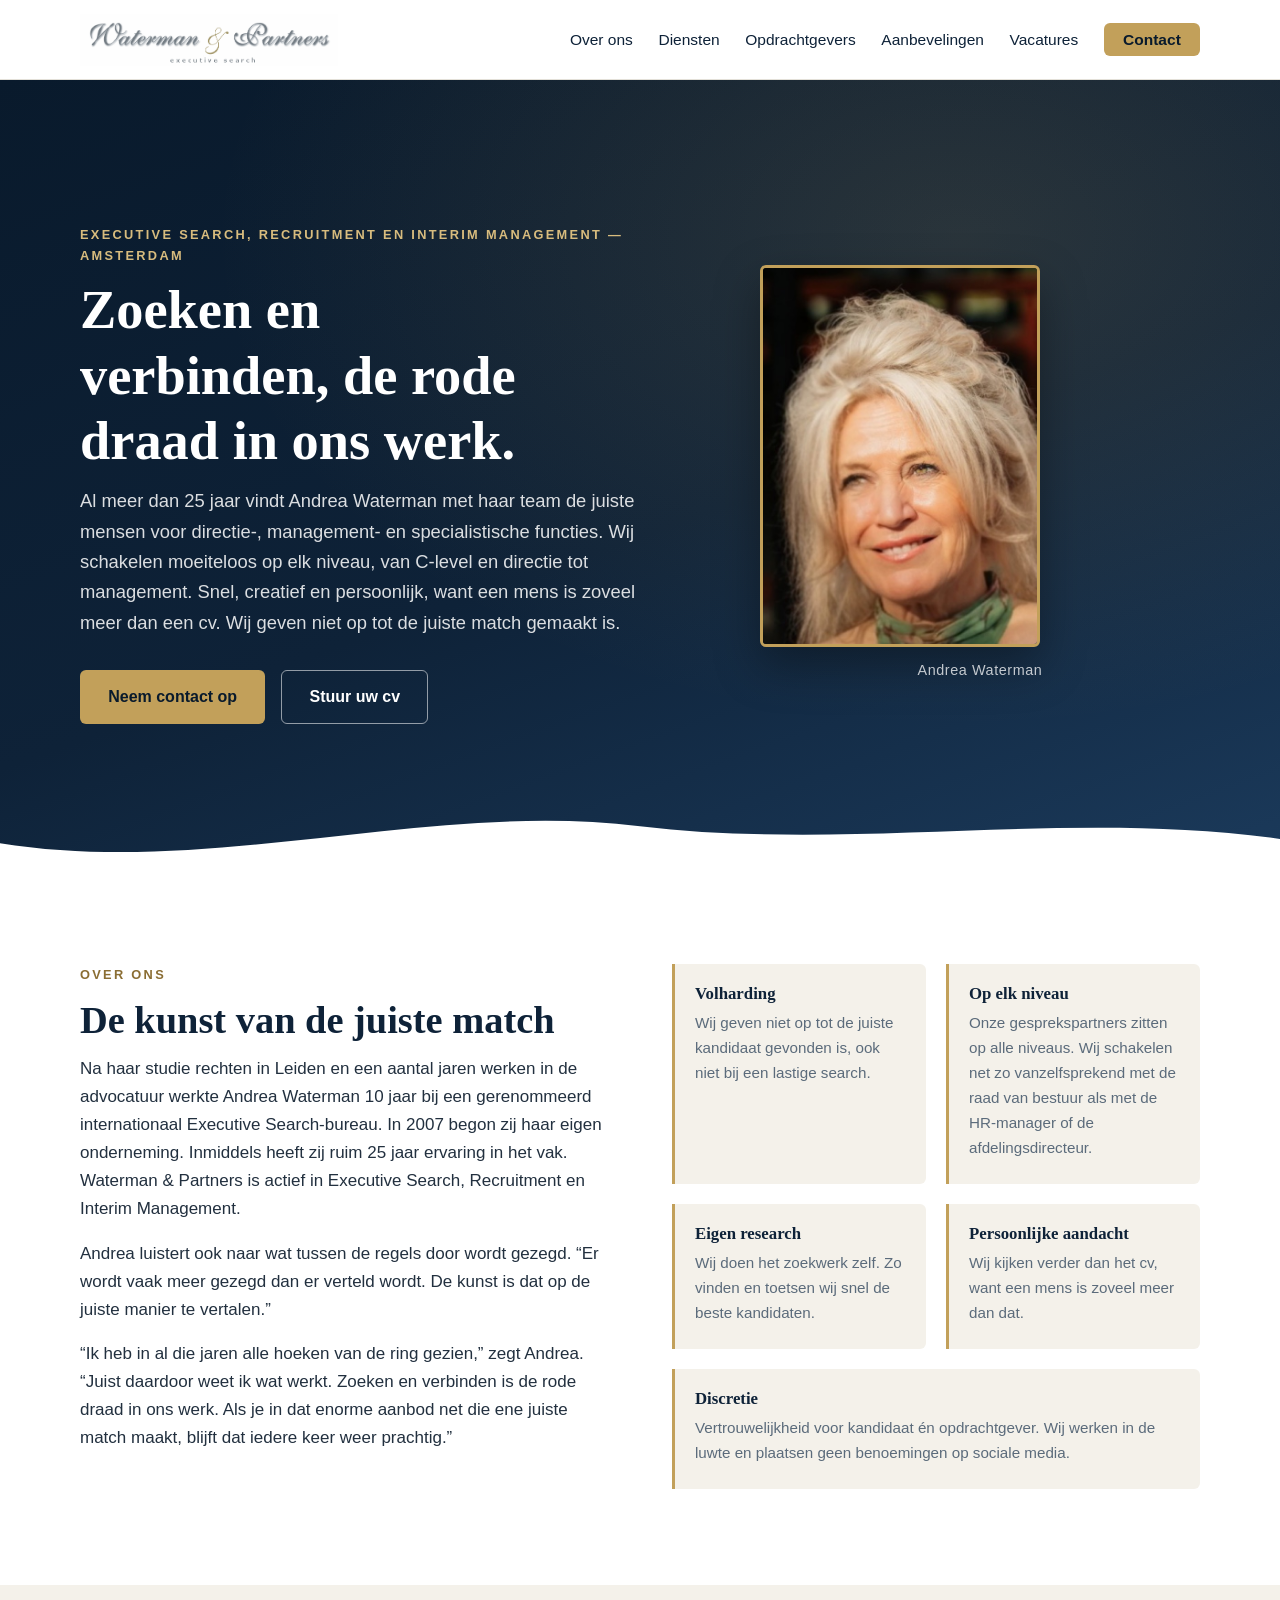
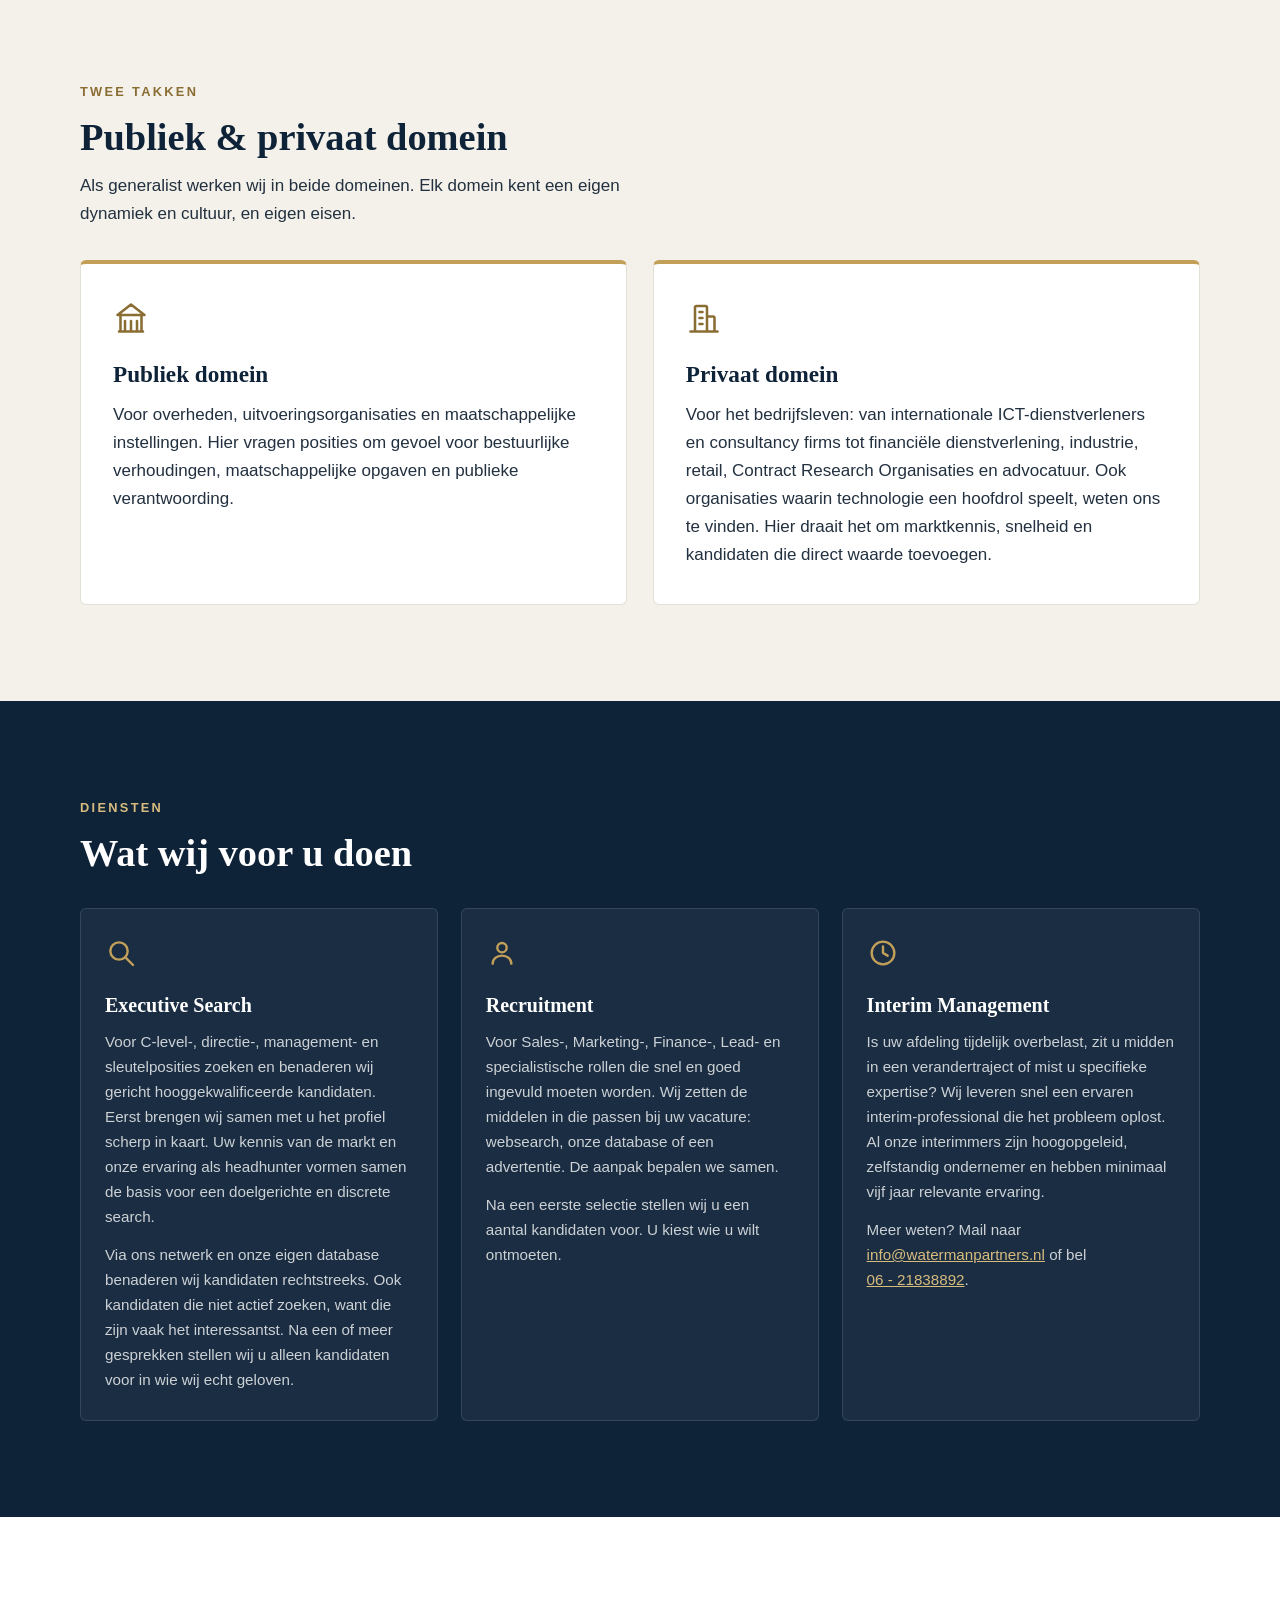
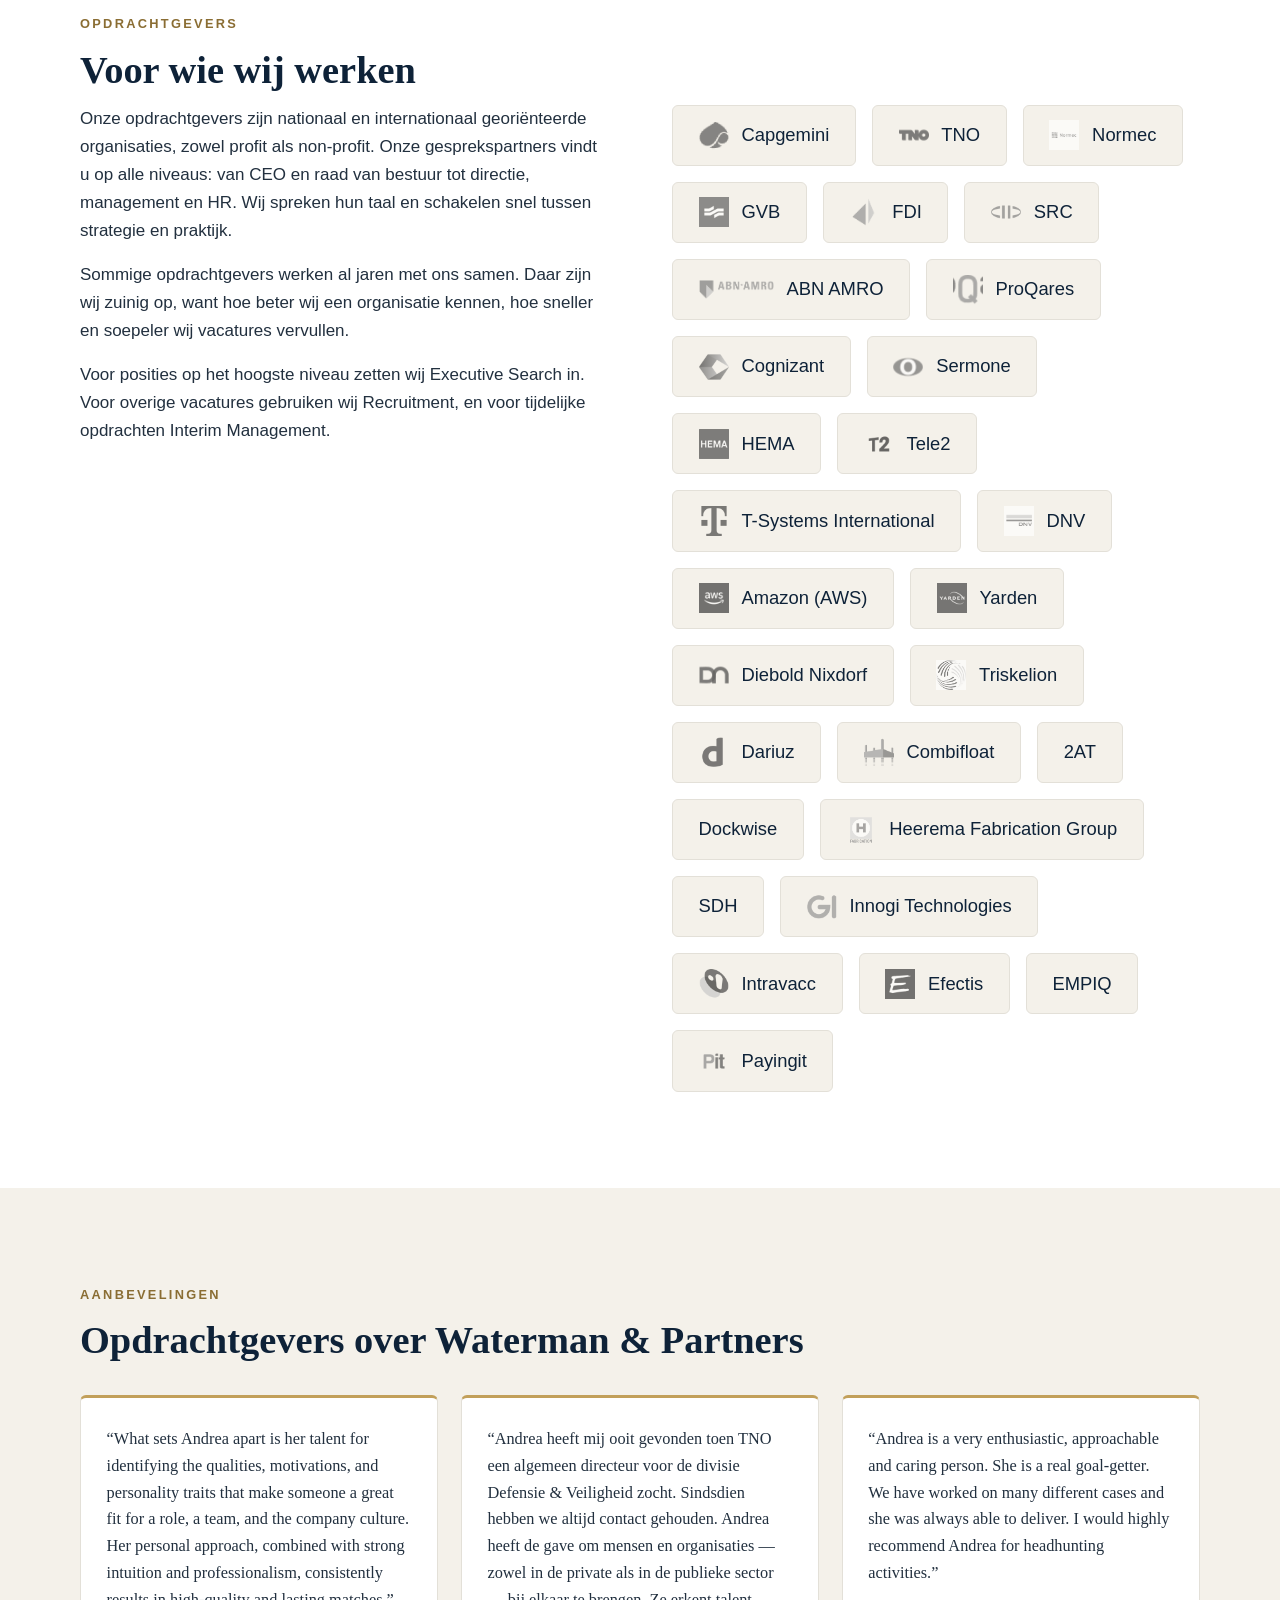
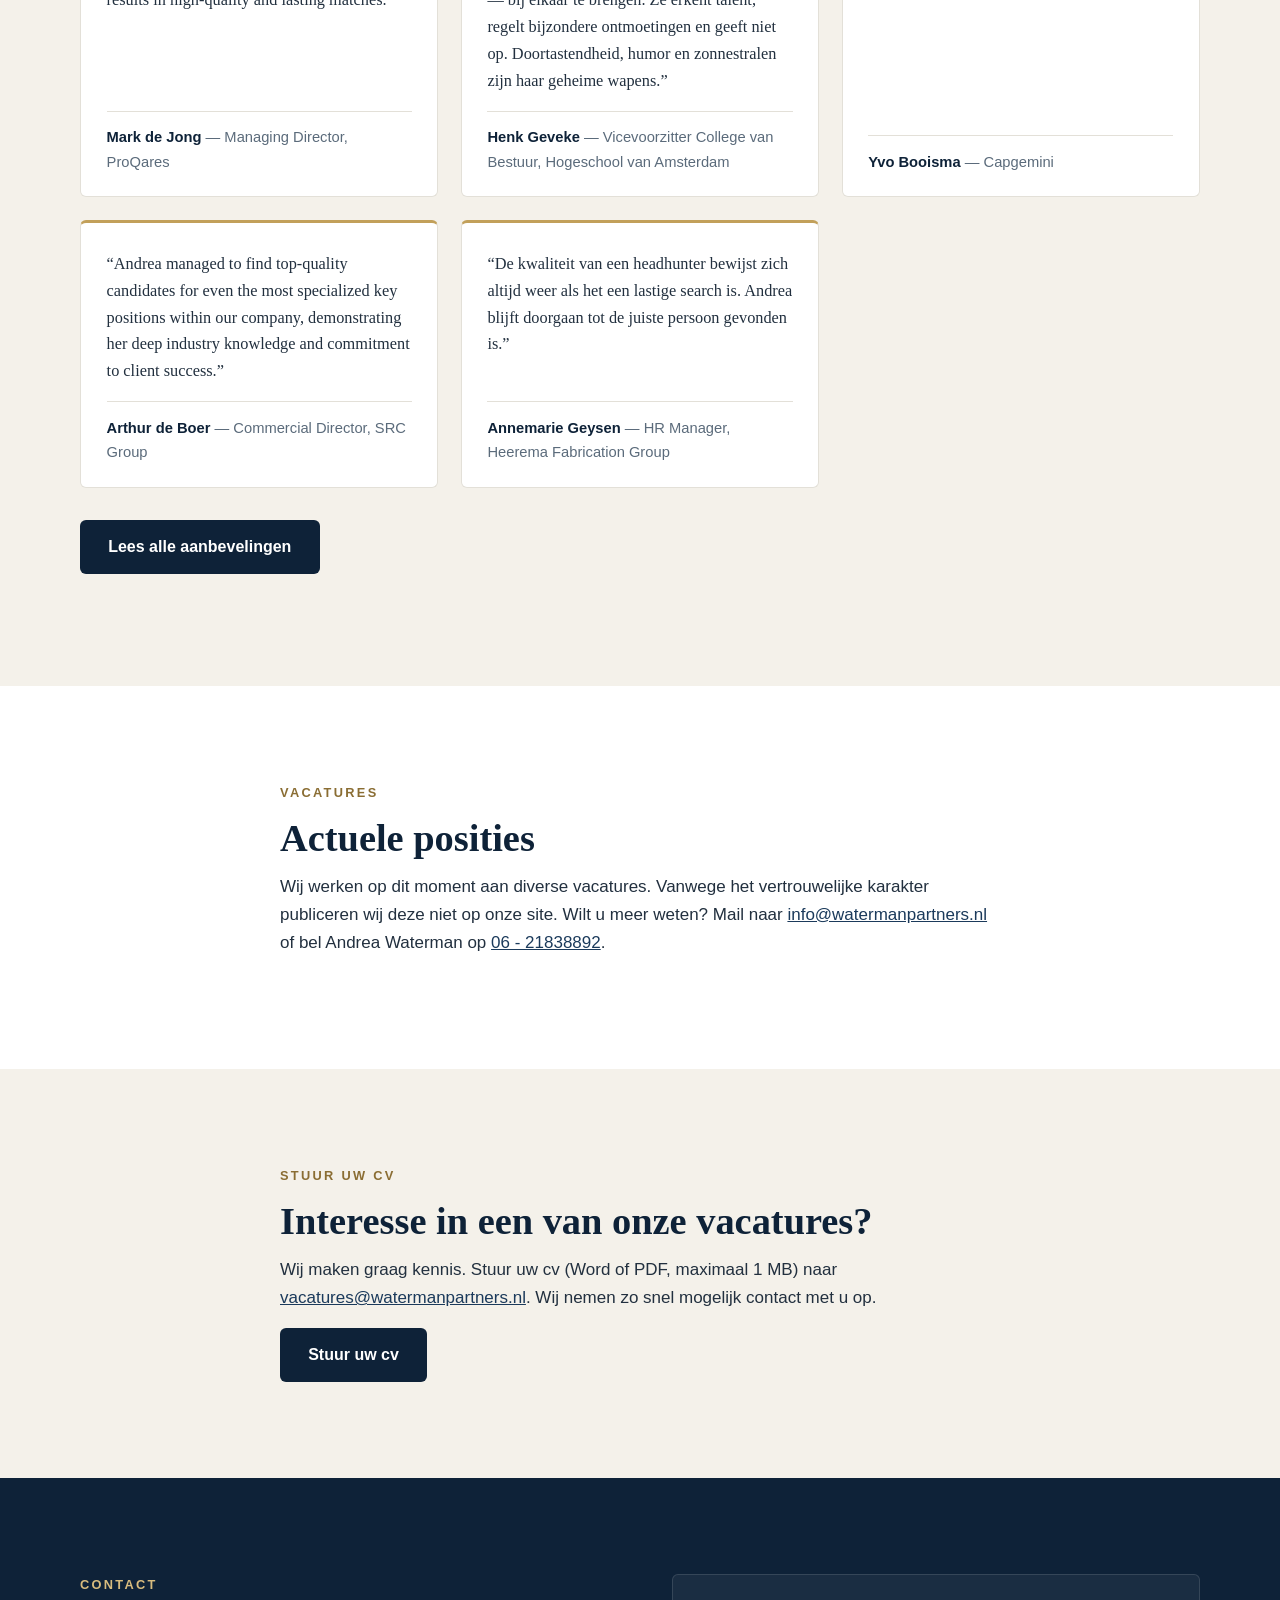
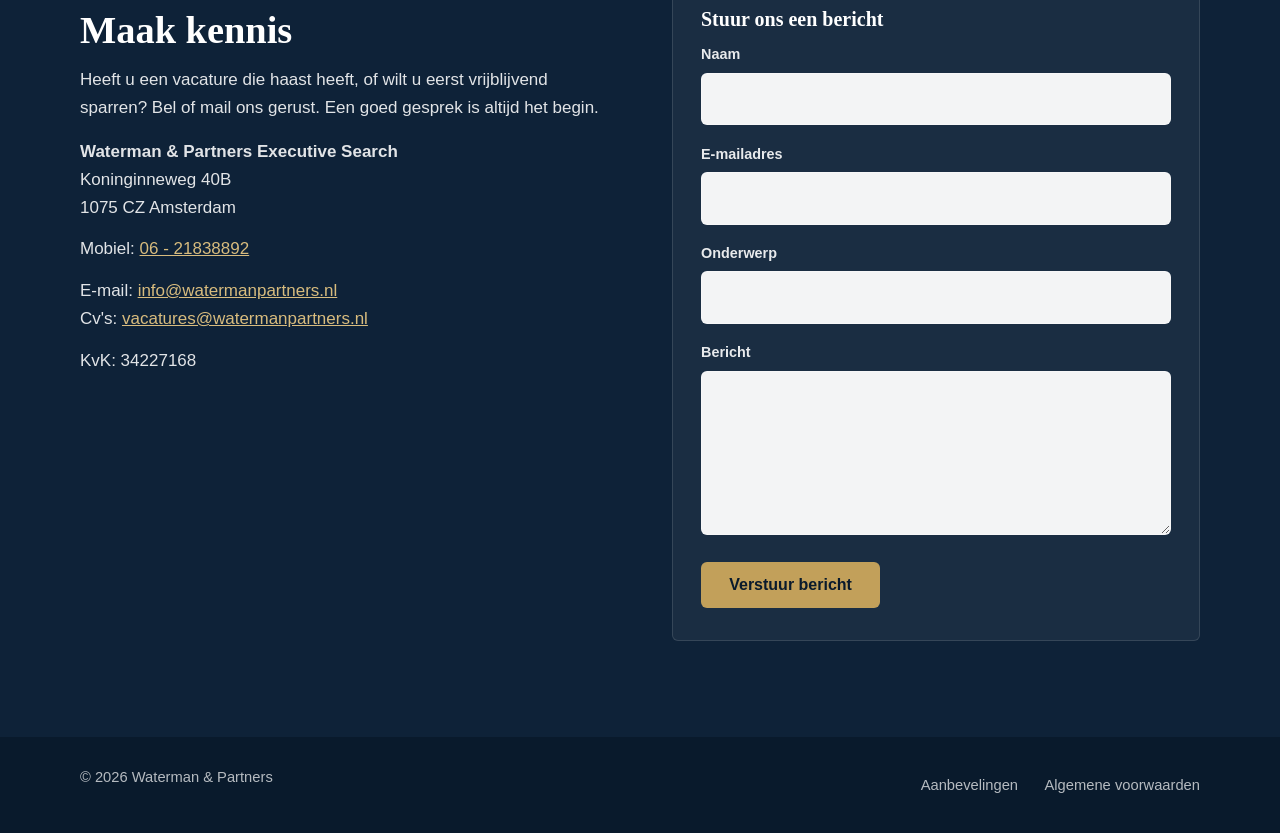
<file: index.html>
<!DOCTYPE html>
<html lang="nl">
<head>
  <meta charset="UTF-8">
  <meta name="viewport" content="width=device-width, initial-scale=1">
  <title>Executive Search Amsterdam | Waterman &amp; Partners</title>
  <meta name="description" content="Waterman &amp; Partners: expert in executive search, headhunting en werving &amp; selectie van management- en directiefuncties in Amsterdam. Actief in profit én non-profit. Neem vandaag contact op.">
  <link rel="canonical" href="https://www.watermanpartners.nl/">
  <meta name="robots" content="index, follow, max-snippet:-1, max-image-preview:large, max-video-preview:-1">
  <meta name="author" content="Andrea Waterman, Waterman &amp; Partners">

  <!-- Favicon -->
  <link rel="icon" type="image/x-icon" href="/favicon.ico">
  <link rel="icon" type="image/png" sizes="32x32" href="/favicon-32x32.png">
  <link rel="icon" type="image/png" sizes="16x16" href="/favicon-16x16.png">
  <link rel="apple-touch-icon" sizes="180x180" href="/apple-touch-icon.png">

  <!-- Open Graph -->
  <meta property="og:type" content="website">
  <meta property="og:title" content="Executive Search Amsterdam | Waterman &amp; Partners">
  <meta property="og:description" content="Waterman &amp; Partners: uw executive search- en recruitmentbureau in Amsterdam. Wij vervullen management- en directiefuncties via executive search, recruitment en interim management.">
  <meta property="og:url" content="https://www.watermanpartners.nl/">
  <meta property="og:locale" content="nl_NL">
  <meta property="og:site_name" content="Waterman &amp; Partners Executive Search">
  <meta property="og:image" content="https://www.watermanpartners.nl/img/logo_executive_search.gif">
  <meta property="og:image:width" content="1200">
  <meta property="og:image:height" content="630">
  <meta property="og:image:alt" content="Waterman &amp; Partners Executive Search Amsterdam">

  <!-- Twitter Card -->
  <meta name="twitter:card" content="summary_large_image">
  <meta name="twitter:title" content="Executive Search Amsterdam | Waterman &amp; Partners">
  <meta name="twitter:description" content="Waterman &amp; Partners: uw executive search- en recruitmentbureau in Amsterdam. Wij vervullen management- en directiefuncties.">
  <meta name="twitter:image" content="https://www.watermanpartners.nl/img/logo_executive_search.gif">

  <link rel="preload" href="css/style.css" as="style">
  <link rel="preload" href="img/andrea-waterman.jpg?v=4" as="image" fetchpriority="high">
  <link rel="stylesheet" href="css/style.css">

  <script type="application/ld+json">
  {
    "@context": "https://schema.org",
    "@type": ["ProfessionalService", "LocalBusiness", "EmploymentAgency"],
    "name": "Waterman & Partners Executive Search",
    "alternateName": "Andrea Waterman & Partners",
    "description": "Executive search-, recruitment- en interim-managementbureau gespecialiseerd in het invullen van management-, directie- en specialistische functies in Amsterdam.",
    "url": "https://www.watermanpartners.nl/",
    "logo": {
      "@type": "ImageObject",
      "url": "https://www.watermanpartners.nl/img/logo_executive_search.gif",
      "width": 647,
      "height": 121
    },
    "image": "https://www.watermanpartners.nl/img/andrea-waterman.jpg",
    "founder": {
      "@type": "Person",
      "name": "Andrea Waterman",
      "jobTitle": "Directeur / Executive Search Consultant",
      "image": "https://www.watermanpartners.nl/img/andrea-waterman.jpg"
    },
    "foundingDate": "2007",
    "telephone": "+31621838892",
    "email": "info@watermanpartners.nl",
    "address": {
      "@type": "PostalAddress",
      "streetAddress": "Koninginneweg 40B",
      "postalCode": "1075 CZ",
      "addressLocality": "Amsterdam",
      "addressCountry": "NL"
    },
    "geo": {
      "@type": "GeoCoordinates",
      "latitude": 52.3556,
      "longitude": 4.8668
    },
    "identifier": { "@type": "PropertyValue", "propertyID": "KvK", "value": "34227168" },
    "areaServed": { "@type": "Country", "name": "Nederland" },
    "openingHoursSpecification": {
      "@type": "OpeningHoursSpecification",
      "dayOfWeek": ["Monday","Tuesday","Wednesday","Thursday","Friday"],
      "opens": "09:00",
      "closes": "18:00"
    },
    "priceRange": "€€€",
    "knowsAbout": ["Executive Search", "Recruitment", "Interim Management", "Headhunting", "Werving en Selectie"],
    "hasOfferCatalog": {
      "@type": "OfferCatalog",
      "name": "Diensten",
      "itemListElement": [
        {
          "@type": "Offer",
          "itemOffered": {
            "@type": "Service",
            "name": "Executive Search",
            "description": "Actief zoeken en benaderen van hooggekwalificeerde kandidaten voor directie- en managementfuncties."
          }
        },
        {
          "@type": "Offer",
          "itemOffered": {
            "@type": "Service",
            "name": "Recruitment",
            "description": "Werving en selectie voor openstaande vacatures via websearch, database search en advertenties."
          }
        },
        {
          "@type": "Offer",
          "itemOffered": {
            "@type": "Service",
            "name": "Interim Management",
            "description": "Bemiddeling in hoogopgeleide interimmers met minimaal 5 jaar relevante werkervaring."
          }
        }
      ]
    }
  }
  </script>
</head>
<body>

<a class="skip-link" href="#main">Direct naar inhoud</a>

<header class="site-header" id="top">
  <div class="container header-inner">
    <a href="/" class="logo" aria-label="Waterman &amp; Partners — naar boven">
      <img src="img/logo_executive_search.gif" alt="Waterman &amp; Partners Executive Search" width="647" height="121">
    </a>
    <button class="nav-toggle" aria-expanded="false" aria-controls="site-nav" aria-label="Menu openen">
      <span class="nav-toggle-bar"></span>
      <span class="nav-toggle-bar"></span>
      <span class="nav-toggle-bar"></span>
    </button>
    <nav id="site-nav" class="site-nav" aria-label="Hoofdnavigatie">
      <ul>
        <li><a href="#over-ons">Over ons</a></li>
        <li><a href="#diensten">Diensten</a></li>
        <li><a href="#opdrachtgevers">Opdrachtgevers</a></li>
        <li><a href="aanbevelingen.html">Aanbevelingen</a></li>
        <li><a href="#vacatures">Vacatures</a></li>
        <li><a href="#contact" class="nav-cta">Contact</a></li>
      </ul>
    </nav>
  </div>
</header>

<main id="main">

  <!-- ===== Hero ===== -->
  <section class="hero" aria-labelledby="hero-heading">
    <div class="container hero-inner hero-grid">
      <div>
        <p class="eyebrow">Executive Search, Recruitment en Interim Management — Amsterdam</p>
        <h1 id="hero-heading">Zoeken en verbinden, de rode draad in ons werk.</h1>
        <p class="hero-sub">Al meer dan 25 jaar vindt Andrea Waterman met haar team de juiste mensen voor directie-, management- en specialistische functies. Wij schakelen moeiteloos op elk niveau, van C-level en directie tot management. Snel, creatief en persoonlijk, want een mens is zoveel meer dan een cv. Wij geven niet op tot de juiste match gemaakt is.</p>
        <div class="hero-cta">
          <a class="btn btn-gold" href="#contact">Neem contact op</a>
          <a class="btn btn-ghost" href="#stuur-cv">Stuur uw cv</a>
        </div>
      </div>
      <figure class="hero-portrait">
        <img src="img/andrea-waterman.jpg?v=4" alt="Andrea Waterman, oprichtster en directeur van Waterman &amp; Partners Executive Search Amsterdam" width="600" height="822" fetchpriority="high">
        <figcaption>Andrea Waterman</figcaption>
      </figure>
    </div>
    <svg class="hero-wave" viewBox="0 0 1440 90" preserveAspectRatio="none" aria-hidden="true" focusable="false">
      <path d="M0,60 C240,100 480,10 720,40 C960,70 1200,20 1440,55 L1440,90 L0,90 Z" fill="currentColor"/>
    </svg>
  </section>

  <!-- ===== Over ons ===== -->
  <section class="section" id="over-ons" aria-labelledby="overons-heading">
    <div class="container grid-2">
      <div class="reveal">
        <p class="eyebrow">Over ons</p>
        <h2 id="overons-heading">De kunst van de juiste match</h2>
        <p>Na haar studie rechten in Leiden en een aantal jaren werken in de advocatuur werkte Andrea Waterman 10 jaar bij een gerenommeerd internationaal Executive Search-bureau. In 2007 begon zij haar eigen onderneming. Inmiddels heeft zij ruim 25 jaar ervaring in het vak. Waterman &amp; Partners is actief in Executive Search, Recruitment en Interim Management.</p>
        <p>Andrea luistert ook naar wat tussen de regels door wordt gezegd. &ldquo;Er wordt vaak meer gezegd dan er verteld wordt. De kunst is dat op de juiste manier te vertalen.&rdquo;</p>
        <p>&ldquo;Ik heb in al die jaren alle hoeken van de ring gezien,&rdquo; zegt Andrea. &ldquo;Juist daardoor weet ik wat werkt. Zoeken en verbinden is de rode draad in ons werk. Als je in dat enorme aanbod net die ene juiste match maakt, blijft dat iedere keer weer prachtig.&rdquo;</p>
      </div>
      <ul class="values reveal" aria-label="Waar u op kunt rekenen">
        <li>
          <h3>Volharding</h3>
          <p>Wij geven niet op tot de juiste kandidaat gevonden is, ook niet bij een lastige search.</p>
        </li>
        <li>
          <h3>Op elk niveau</h3>
          <p>Onze gesprekspartners zitten op alle niveaus. Wij schakelen net zo vanzelfsprekend met de raad van bestuur als met de HR-manager of de afdelingsdirecteur.</p>
        </li>
        <li>
          <h3>Eigen research</h3>
          <p>Wij doen het zoekwerk zelf. Zo vinden en toetsen wij snel de beste kandidaten.</p>
        </li>
        <li>
          <h3>Persoonlijke aandacht</h3>
          <p>Wij kijken verder dan het cv, want een mens is zoveel meer dan dat.</p>
        </li>
        <li>
          <h3>Discretie</h3>
          <p>Vertrouwelijkheid voor kandidaat én opdrachtgever. Wij werken in de luwte en plaatsen geen benoemingen op sociale media.</p>
        </li>
      </ul>
    </div>
  </section>

  <!-- ===== Publiek & privaat domein ===== -->
  <section class="section section-tint" id="domeinen" aria-labelledby="domeinen-heading">
    <div class="container">
      <p class="eyebrow">Twee takken</p>
      <h2 id="domeinen-heading">Publiek &amp; privaat domein</h2>
      <p class="section-intro">Als generalist werken wij in beide domeinen. Elk domein kent een eigen dynamiek en cultuur, en eigen eisen.</p>
      <div class="domain-cards">
        <article class="domain-card reveal">
          <svg class="card-icon" viewBox="0 0 24 24" width="36" height="36" aria-hidden="true" focusable="false"><path d="M4 21h16M5 21V10m14 11V10M3 10h18L12 3 3 10zM8 21v-7m4 7v-7m4 7v-7" fill="none" stroke="currentColor" stroke-width="1.7" stroke-linecap="round" stroke-linejoin="round"/></svg>
          <h3>Publiek domein</h3>
          <p>Voor overheden, uitvoeringsorganisaties en maatschappelijke instellingen. Hier vragen posities om gevoel voor bestuurlijke verhoudingen, maatschappelijke opgaven en publieke verantwoording.</p>
        </article>
        <article class="domain-card reveal">
          <svg class="card-icon" viewBox="0 0 24 24" width="36" height="36" aria-hidden="true" focusable="false"><path d="M3 21h18M6 21V5a1 1 0 011-1h6a1 1 0 011 1v16m0-10h4a1 1 0 011 1v9M9 8h2m-2 4h2m-2 4h2" fill="none" stroke="currentColor" stroke-width="1.7" stroke-linecap="round" stroke-linejoin="round"/></svg>
          <h3>Privaat domein</h3>
          <p>Voor het bedrijfsleven: van internationale ICT-dienstverleners en consultancy firms tot financiële dienstverlening, industrie, retail, Contract Research Organisaties en advocatuur. Ook organisaties waarin technologie een hoofdrol speelt, weten ons te vinden. Hier draait het om marktkennis, snelheid en kandidaten die direct waarde toevoegen.</p>
        </article>
      </div>
    </div>
  </section>

  <!-- ===== Diensten ===== -->
  <section class="section section-dark" id="diensten" aria-labelledby="diensten-heading">
    <div class="container">
      <p class="eyebrow">Diensten</p>
      <h2 id="diensten-heading">Wat wij voor u doen</h2>
      <div class="cards cards-3">
        <article class="card reveal">
          <svg class="card-icon" viewBox="0 0 24 24" width="32" height="32" aria-hidden="true" focusable="false"><circle cx="10.5" cy="10.5" r="6.5" fill="none" stroke="currentColor" stroke-width="1.8"/><path d="M15.5 15.5L21 21" stroke="currentColor" stroke-width="1.8" stroke-linecap="round"/></svg>
          <h3>Executive Search</h3>
          <p>Voor C-level-, directie-, management- en sleutelposities zoeken en benaderen wij gericht hooggekwalificeerde kandidaten. Eerst brengen wij samen met u het profiel scherp in kaart. Uw kennis van de markt en onze ervaring als headhunter vormen samen de basis voor een doelgerichte en discrete search.</p>
          <p>Via ons netwerk en onze eigen database benaderen wij kandidaten rechtstreeks. Ook kandidaten die niet actief zoeken, want die zijn vaak het interessantst. Na een of meer gesprekken stellen wij u alleen kandidaten voor in wie wij echt geloven.</p>
        </article>
        <article class="card reveal">
          <svg class="card-icon" viewBox="0 0 24 24" width="32" height="32" aria-hidden="true" focusable="false"><circle cx="12" cy="8" r="3.5" fill="none" stroke="currentColor" stroke-width="1.8"/><path d="M5 20c0-3.5 3-6 7-6s7 2.5 7 6" fill="none" stroke="currentColor" stroke-width="1.8" stroke-linecap="round"/></svg>
          <h3>Recruitment</h3>
          <p>Voor Sales-, Marketing-, Finance-, Lead- en specialistische rollen die snel en goed ingevuld moeten worden. Wij zetten de middelen in die passen bij uw vacature: websearch, onze database of een advertentie. De aanpak bepalen we samen.</p>
          <p>Na een eerste selectie stellen wij u een aantal kandidaten voor. U kiest wie u wilt ontmoeten.</p>
        </article>
        <article class="card reveal">
          <svg class="card-icon" viewBox="0 0 24 24" width="32" height="32" aria-hidden="true" focusable="false"><circle cx="12" cy="12" r="8.5" fill="none" stroke="currentColor" stroke-width="1.8"/><path d="M12 7v5l3.5 2" fill="none" stroke="currentColor" stroke-width="1.8" stroke-linecap="round" stroke-linejoin="round"/></svg>
          <h3>Interim Management</h3>
          <p>Is uw afdeling tijdelijk overbelast, zit u midden in een verandertraject of mist u specifieke expertise? Wij leveren snel een ervaren interim-professional die het probleem oplost. Al onze interimmers zijn hoogopgeleid, zelfstandig ondernemer en hebben minimaal vijf jaar relevante ervaring.</p>
          <p>Meer weten? Mail naar <a href="mailto:info@watermanpartners.nl">info@watermanpartners.nl</a> of bel <a href="tel:+31621838892">06&nbsp;-&nbsp;21838892</a>.</p>
        </article>
      </div>
    </div>
  </section>

  <!-- ===== Opdrachtgevers ===== -->
  <section class="section" id="opdrachtgevers" aria-labelledby="opdrachtgevers-heading">
    <div class="container">
      <p class="eyebrow">Opdrachtgevers</p>
      <h2 id="opdrachtgevers-heading">Voor wie wij werken</h2>
      <div class="grid-2">
        <div class="reveal">
          <p>Onze opdrachtgevers zijn nationaal en internationaal georiënteerde organisaties, zowel profit als non-profit. Onze gesprekspartners vindt u op alle niveaus: van CEO en raad van bestuur tot directie, management en HR. Wij spreken hun taal en schakelen snel tussen strategie en praktijk.</p>
          <p>Sommige opdrachtgevers werken al jaren met ons samen. Daar zijn wij zuinig op, want hoe beter wij een organisatie kennen, hoe sneller en soepeler wij vacatures vervullen.</p>
          <p>Voor posities op het hoogste niveau zetten wij Executive Search in. Voor overige vacatures gebruiken wij Recruitment, en voor tijdelijke opdrachten Interim Management.</p>
        </div>
        <ul class="client-list reveal" aria-label="Selectie van opdrachtgevers">
          <li><img src="img/clients/capgemini.png" alt="Capgemini — opdrachtgever Waterman &amp; Partners" loading="lazy">Capgemini</li>
          <li><img src="img/clients/tno.png" alt="TNO — opdrachtgever Waterman &amp; Partners" loading="lazy">TNO</li>
          <li><img src="img/clients/normec.webp" alt="Normec — opdrachtgever Waterman &amp; Partners" loading="lazy">Normec</li>
          <li><img src="img/clients/gvb.png" alt="GVB — opdrachtgever Waterman &amp; Partners" loading="lazy">GVB</li>
          <li><img src="img/clients/fdi.png" alt="FDI — opdrachtgever Waterman &amp; Partners" loading="lazy">FDI</li>
          <li><img src="img/clients/src.png" alt="SRC — opdrachtgever Waterman &amp; Partners" loading="lazy">SRC</li>
          <li><img src="img/clients/abnamro.png" alt="ABN AMRO — opdrachtgever Waterman &amp; Partners" loading="lazy">ABN AMRO</li>
          <li><img src="img/clients/proqares.png" alt="ProQares — opdrachtgever Waterman &amp; Partners" loading="lazy">ProQares</li>
          <li><img src="img/clients/cognizant.png" alt="Cognizant — opdrachtgever Waterman &amp; Partners" loading="lazy">Cognizant</li>
          <li><img src="img/clients/sermone.png" alt="Sermone — opdrachtgever Waterman &amp; Partners" loading="lazy">Sermone</li>
          <li><img src="img/clients/hema.png" alt="HEMA — opdrachtgever Waterman &amp; Partners" loading="lazy">HEMA</li>
          <li><img src="img/clients/tele2.png" alt="Tele2 — opdrachtgever Waterman &amp; Partners" loading="lazy">Tele2</li>
          <li><img src="img/clients/tsystems.png" alt="T-Systems International — opdrachtgever Waterman &amp; Partners" loading="lazy">T-Systems International</li>
          <li><img src="img/clients/dnv.png" alt="DNV — opdrachtgever Waterman &amp; Partners" loading="lazy">DNV</li>
          <li><img src="img/clients/aws.png" alt="Amazon Web Services — opdrachtgever Waterman &amp; Partners" loading="lazy">Amazon (AWS)</li>
          <li><img src="img/clients/yarden.png" alt="Yarden — opdrachtgever Waterman &amp; Partners" loading="lazy">Yarden</li>
          <li><img src="img/clients/dieboldnixdorf.png" alt="Diebold Nixdorf — opdrachtgever Waterman &amp; Partners" loading="lazy">Diebold Nixdorf</li>
          <li><img src="img/clients/triskelion.png" alt="Triskelion — opdrachtgever Waterman &amp; Partners" loading="lazy">Triskelion</li>
          <li><img src="img/clients/dariuz.png" alt="Dariuz — opdrachtgever Waterman &amp; Partners" loading="lazy">Dariuz</li>
          <li><img src="img/clients/combifloat.png" alt="Combifloat — opdrachtgever Waterman &amp; Partners" loading="lazy">Combifloat</li>
          <li>2AT</li>
          <li>Dockwise</li>
          <li><img src="img/clients/heerema.png" alt="Heerema Fabrication Group — opdrachtgever Waterman &amp; Partners" loading="lazy">Heerema Fabrication Group</li>
          <li>SDH</li>
          <li><img src="img/clients/innogi.png" alt="Innogi Technologies — opdrachtgever Waterman &amp; Partners" loading="lazy">Innogi Technologies</li>
          <li><img src="img/clients/intravacc.png" alt="Intravacc — opdrachtgever Waterman &amp; Partners" loading="lazy">Intravacc</li>
          <li><img src="img/clients/efectis.png" alt="Efectis — opdrachtgever Waterman &amp; Partners" loading="lazy">Efectis</li>
          <li>EMPIQ</li>
          <li><img src="img/clients/payingit.png" alt="Payingit — opdrachtgever Waterman &amp; Partners" loading="lazy">Payingit</li>
        </ul>
      </div>
    </div>
  </section>

  <!-- ===== Aanbevelingen (uitgelicht) ===== -->
  <section class="section section-tint" id="aanbevelingen" aria-labelledby="aanbevelingen-heading">
    <div class="container">
      <p class="eyebrow">Aanbevelingen</p>
      <h2 id="aanbevelingen-heading">Opdrachtgevers over Waterman &amp; Partners</h2>
      <div class="quote-grid">
        <figure class="quote-card reveal">
          <blockquote lang="en">
            <p>&ldquo;What sets Andrea apart is her talent for identifying the qualities, motivations, and personality traits that make someone a great fit for a role, a team, and the company culture. Her personal approach, combined with strong intuition and professionalism, consistently results in high-quality and lasting matches.&rdquo;</p>
          </blockquote>
          <figcaption><strong>Mark de Jong</strong> — Managing Director, ProQares</figcaption>
        </figure>
        <figure class="quote-card reveal">
          <blockquote>
            <p>&ldquo;Andrea heeft mij ooit gevonden toen TNO een algemeen directeur voor de divisie Defensie &amp; Veiligheid zocht. Sindsdien hebben we altijd contact gehouden. Andrea heeft de gave om mensen en organisaties — zowel in de private als in de publieke sector — bij elkaar te brengen. Ze erkent talent, regelt bijzondere ontmoetingen en geeft niet op. Doortastendheid, humor en zonnestralen zijn haar geheime wapens.&rdquo;</p>
          </blockquote>
          <figcaption><strong>Henk Geveke</strong> — Vicevoorzitter College van Bestuur, Hogeschool van Amsterdam</figcaption>
        </figure>
        <figure class="quote-card reveal">
          <blockquote lang="en">
            <p>&ldquo;Andrea is a very enthusiastic, approachable and caring person. She is a real goal-getter. We have worked on many different cases and she was always able to deliver. I would highly recommend Andrea for headhunting activities.&rdquo;</p>
          </blockquote>
          <figcaption><strong>Yvo Booisma</strong> — Capgemini</figcaption>
        </figure>
        <figure class="quote-card reveal">
          <blockquote>
            <p>&ldquo;Andrea managed to find top-quality candidates for even the most specialized key positions within our company, demonstrating her deep industry knowledge and commitment to client success.&rdquo;</p>
          </blockquote>
          <figcaption><strong>Arthur de Boer</strong> — Commercial Director, SRC Group</figcaption>
        </figure>
        <figure class="quote-card reveal">
          <blockquote>
            <p>&ldquo;De kwaliteit van een headhunter bewijst zich altijd weer als het een lastige search is. Andrea blijft doorgaan tot de juiste persoon gevonden is.&rdquo;</p>
          </blockquote>
          <figcaption><strong>Annemarie Geysen</strong> — HR Manager, Heerema Fabrication Group</figcaption>
        </figure>
      </div>
      <p class="reveal"><a class="btn btn-navy" href="aanbevelingen.html">Lees alle aanbevelingen</a></p>
    </div>
  </section>

  <!-- ===== Vacatures ===== -->
  <section class="section" id="vacatures" aria-labelledby="vacatures-heading">
    <div class="container narrow reveal">
      <p class="eyebrow">Vacatures</p>
      <h2 id="vacatures-heading">Actuele posities</h2>
      <p>Wij werken op dit moment aan diverse vacatures. Vanwege het vertrouwelijke karakter publiceren wij deze niet op onze site. Wilt u meer weten? Mail naar <a href="mailto:info@watermanpartners.nl">info@watermanpartners.nl</a> of bel Andrea Waterman op <a href="tel:+31621838892">06 - 21838892</a>.</p>
    </div>
  </section>

  <!-- ===== Stuur uw cv ===== -->
  <section class="section section-tint" id="stuur-cv" aria-labelledby="stuurcv-heading">
    <div class="container narrow reveal">
      <p class="eyebrow">Stuur uw cv</p>
      <h2 id="stuurcv-heading">Interesse in een van onze vacatures?</h2>
      <p>Wij maken graag kennis. Stuur uw cv (Word of PDF, maximaal 1&nbsp;MB) naar <a href="mailto:vacatures@watermanpartners.nl">vacatures@watermanpartners.nl</a>. Wij nemen zo snel mogelijk contact met u op.</p>
      <a class="btn btn-navy" href="mailto:vacatures@watermanpartners.nl">Stuur uw cv</a>
    </div>
  </section>

  <!-- ===== Contact ===== -->
  <section class="section section-dark" id="contact" aria-labelledby="contact-heading">
    <div class="container grid-2">
      <div class="reveal">
        <p class="eyebrow">Contact</p>
        <h2 id="contact-heading">Maak kennis</h2>
        <p>Heeft u een vacature die haast heeft, of wilt u eerst vrijblijvend sparren? Bel of mail ons gerust. Een goed gesprek is altijd het begin.</p>
        <address class="contact-details">
          <p>
            <strong>Waterman &amp; Partners Executive Search</strong><br>
            Koninginneweg 40B<br>
            1075 CZ Amsterdam
          </p>
          <p>Mobiel: <a href="tel:+31621838892">06 - 21838892</a></p>
          <p>E-mail: <a href="mailto:info@watermanpartners.nl">info@watermanpartners.nl</a><br>
             Cv's: <a href="mailto:vacatures@watermanpartners.nl">vacatures@watermanpartners.nl</a></p>
          <p>KvK: 34227168</p>
        </address>
      </div>
      <form class="contact-form reveal" action="#" method="post" aria-labelledby="form-heading">
        <h3 id="form-heading">Stuur ons een bericht</h3>
        <div class="form-field">
          <label for="naam">Naam</label>
          <input type="text" id="naam" name="naam" autocomplete="name" required>
        </div>
        <div class="form-field">
          <label for="email">E-mailadres</label>
          <input type="email" id="email" name="email" autocomplete="email" required>
        </div>
        <div class="form-field">
          <label for="onderwerp">Onderwerp</label>
          <input type="text" id="onderwerp" name="onderwerp">
        </div>
        <div class="form-field">
          <label for="bericht">Bericht</label>
          <textarea id="bericht" name="bericht" rows="5" required></textarea>
        </div>
        <button type="submit" class="btn btn-gold">Verstuur bericht</button>
      </form>
    </div>
  </section>

</main>

<footer class="site-footer">
  <div class="container footer-inner">
    <p>&copy; <span id="jaar">2026</span> Waterman &amp; Partners</p>
    <nav aria-label="Footer">
      <a href="aanbevelingen.html">Aanbevelingen</a>
      <a href="algemene_voorwaarden_wp.pdf">Algemene voorwaarden</a>
    </nav>
  </div>
</footer>

<script src="js/main.js" defer></script>
</body>
</html>
</file>
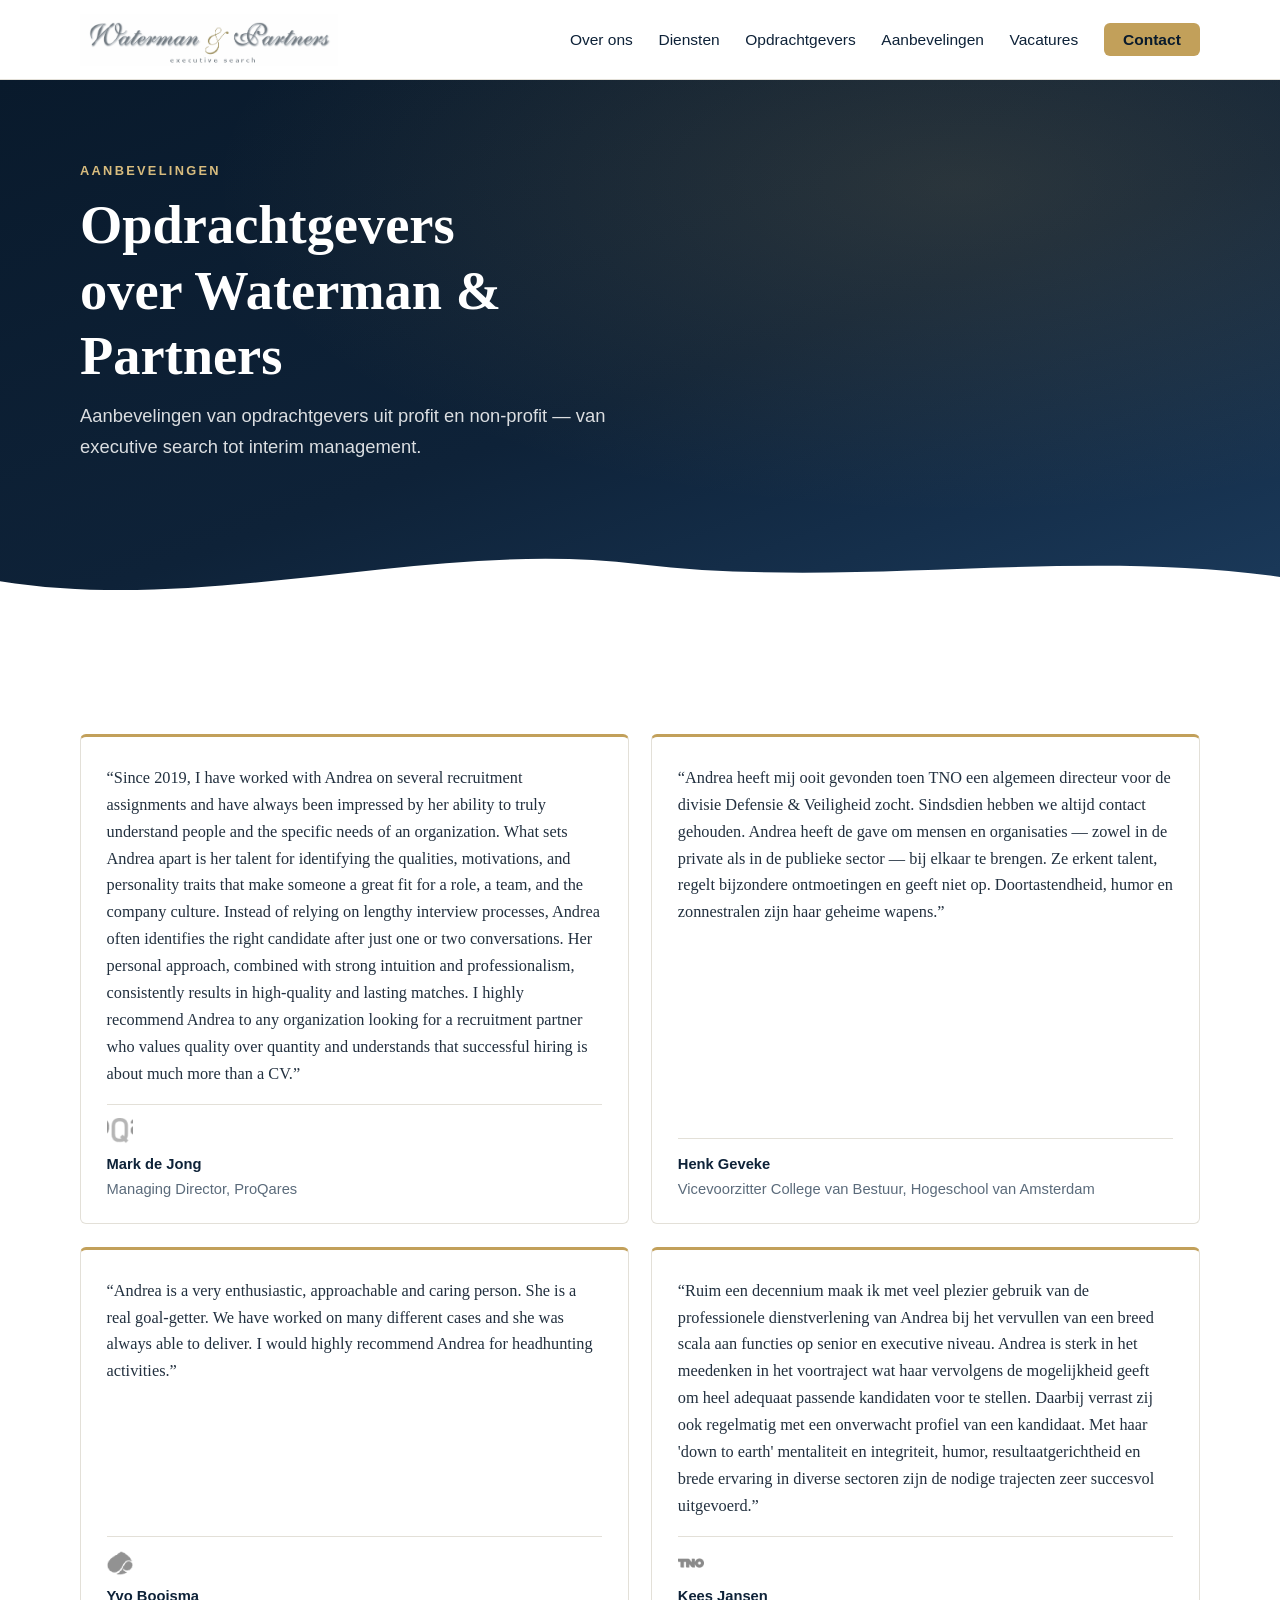
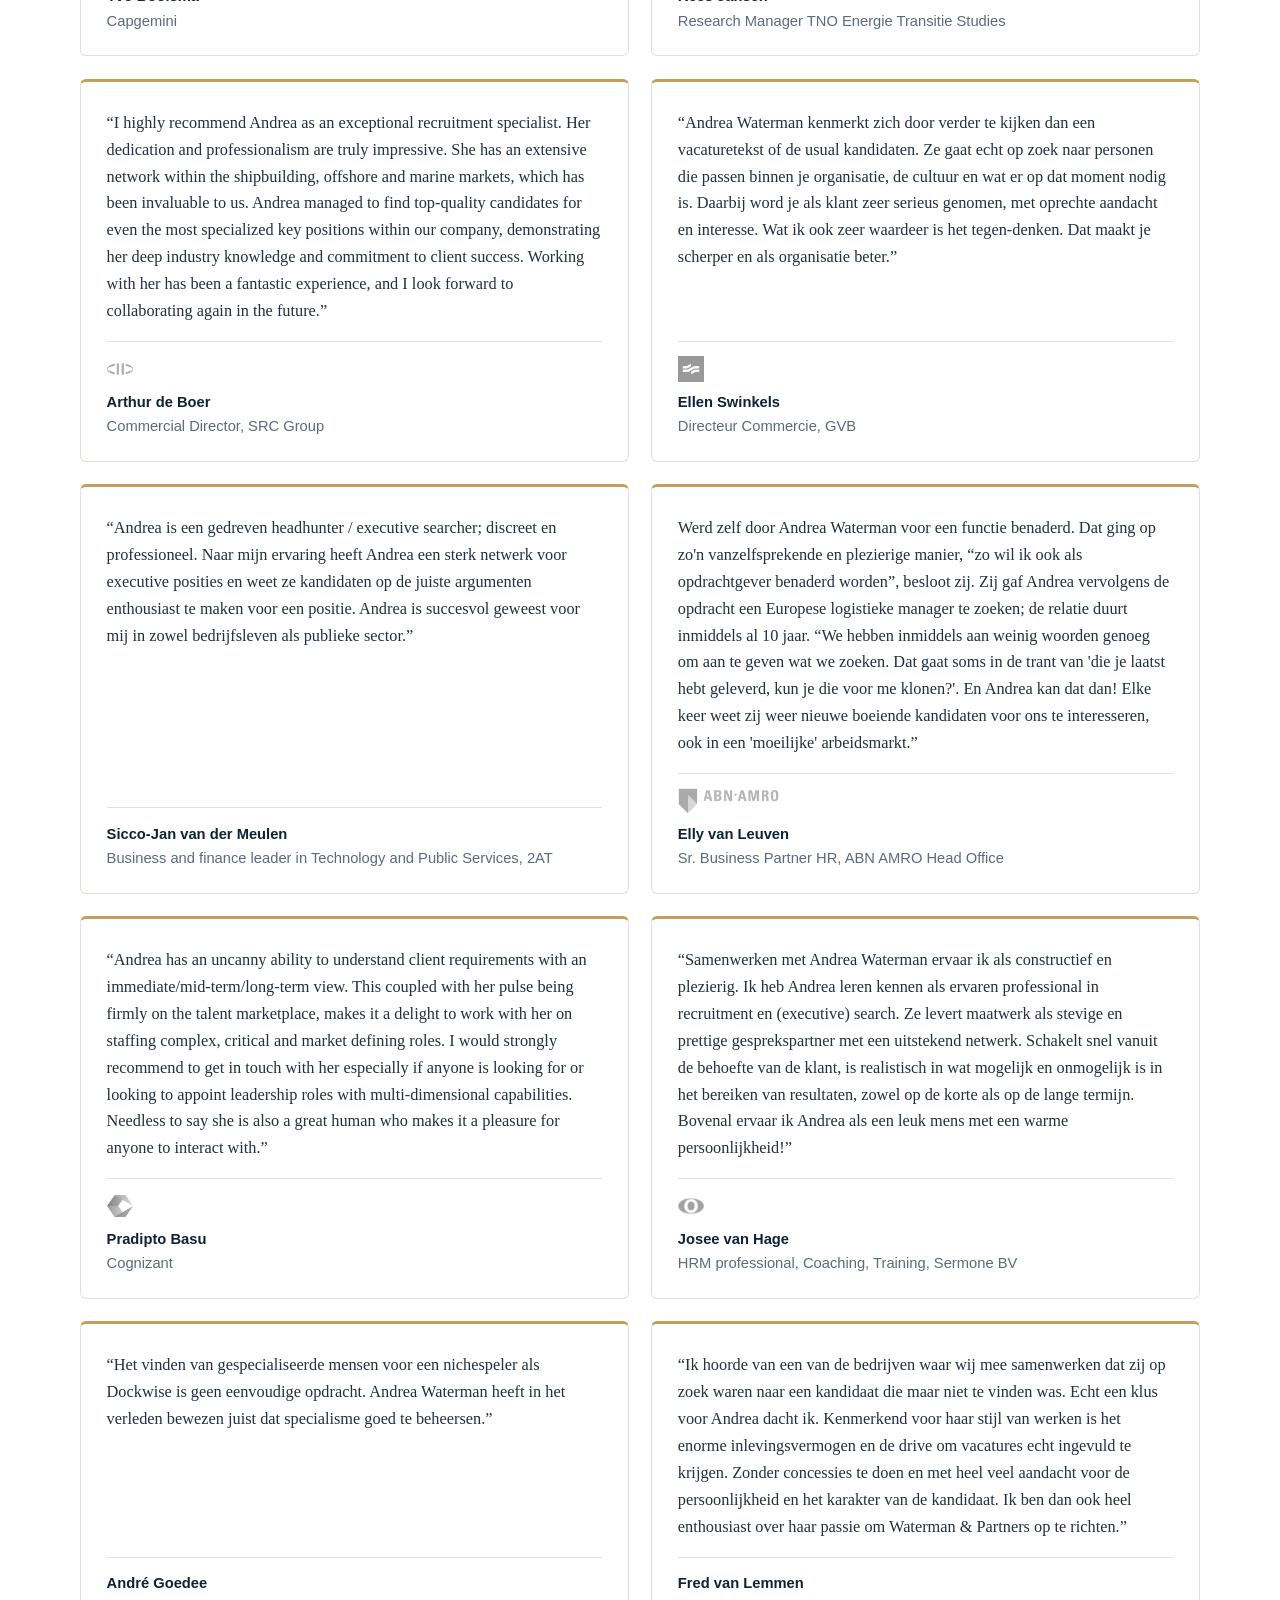
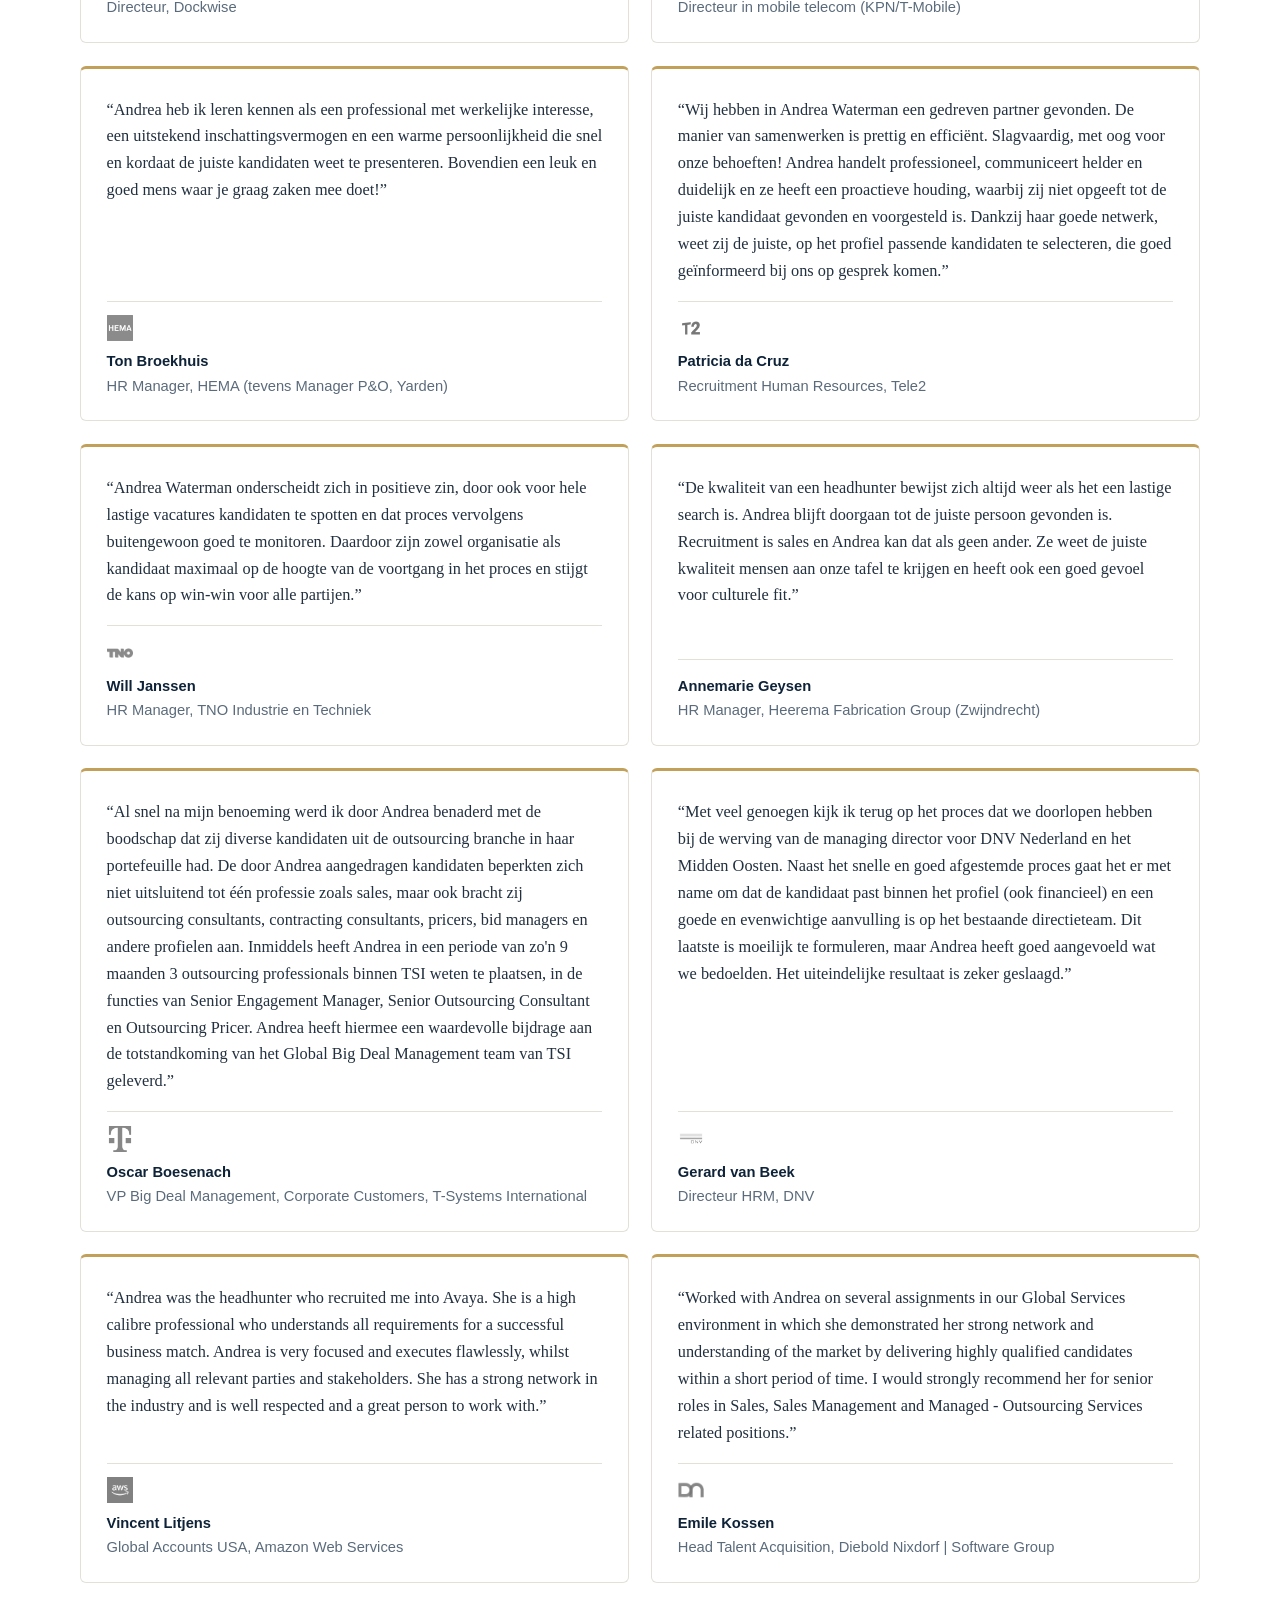
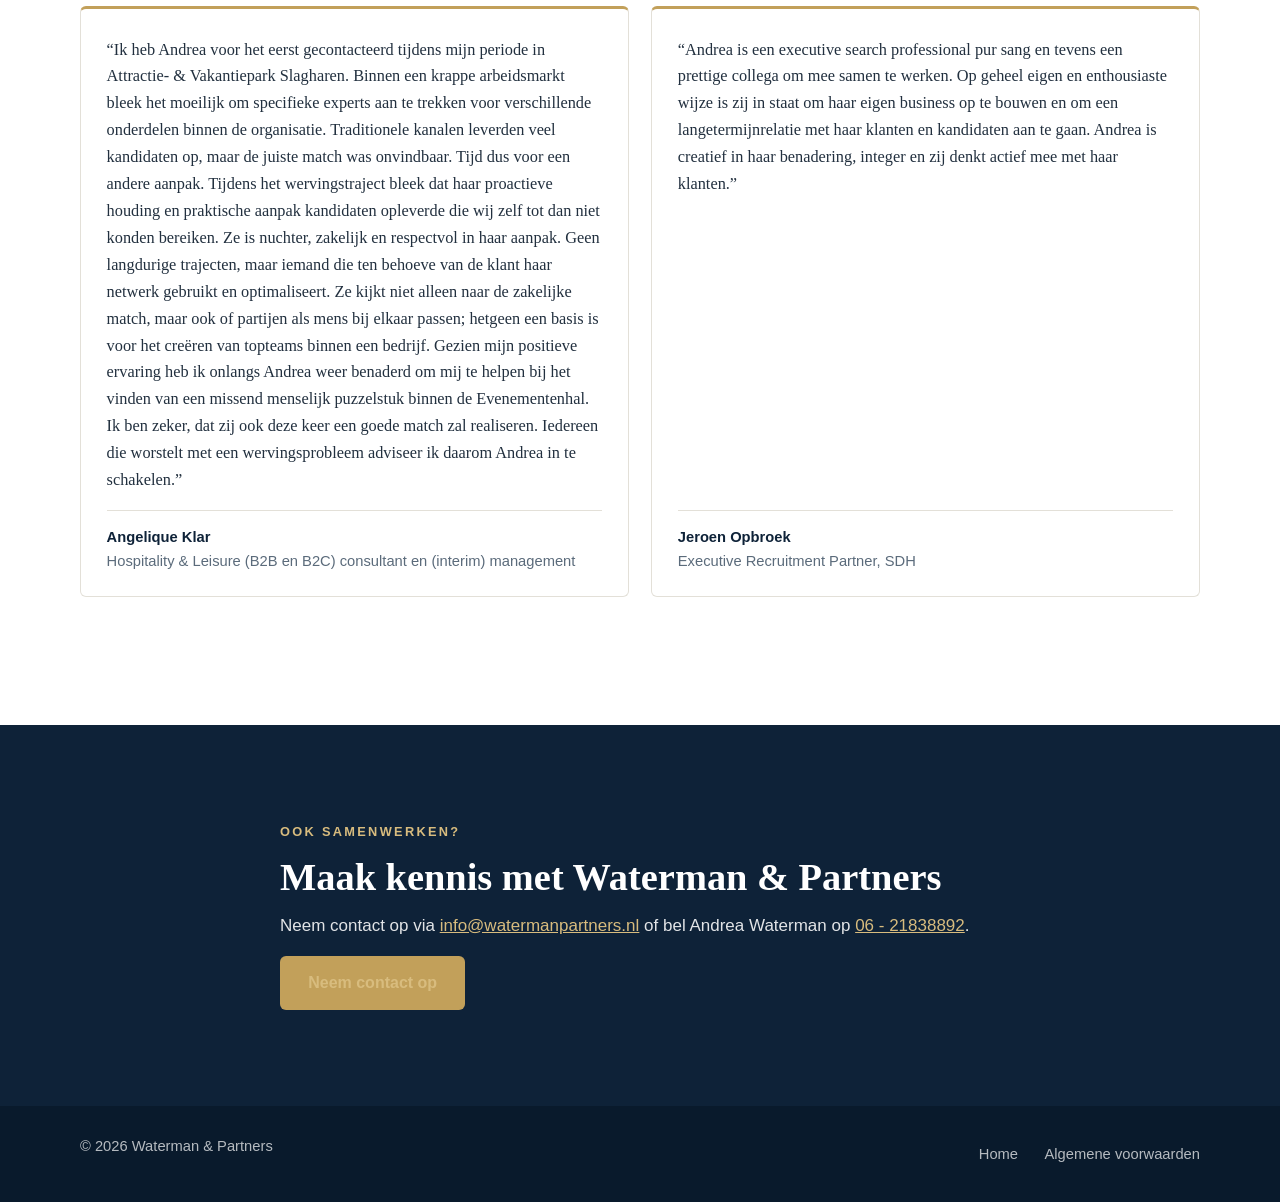
<file: aanbevelingen.html>
<!DOCTYPE html>
<html lang="nl">
<head>
  <meta charset="UTF-8">
  <meta name="viewport" content="width=device-width, initial-scale=1">
  <title>Klantreviews Executive Search Amsterdam | Waterman &amp; Partners</title>
  <meta name="description" content="Lees wat opdrachtgevers als ABN AMRO, Capgemini, TNO, GVB en Amazon Web Services zeggen over Waterman &amp; Partners — executive search- en recruitmentbureau in Amsterdam.">
  <link rel="canonical" href="https://www.watermanpartners.nl/aanbevelingen.html">
  <meta name="robots" content="index, follow, max-snippet:-1, max-image-preview:large, max-video-preview:-1">
  <meta name="author" content="Andrea Waterman, Waterman &amp; Partners">

  <!-- Favicon -->
  <link rel="icon" type="image/x-icon" href="/favicon.ico">
  <link rel="icon" type="image/png" sizes="32x32" href="/favicon-32x32.png">
  <link rel="icon" type="image/png" sizes="16x16" href="/favicon-16x16.png">
  <link rel="apple-touch-icon" sizes="180x180" href="/apple-touch-icon.png">

  <!-- Open Graph -->
  <meta property="og:type" content="website">
  <meta property="og:title" content="Klantreviews Executive Search Amsterdam | Waterman &amp; Partners">
  <meta property="og:description" content="Lees wat opdrachtgevers als ABN AMRO, Capgemini, TNO en GVB zeggen over Waterman &amp; Partners — executive search- en recruitmentbureau in Amsterdam.">
  <meta property="og:url" content="https://www.watermanpartners.nl/aanbevelingen.html">
  <meta property="og:locale" content="nl_NL">
  <meta property="og:site_name" content="Waterman &amp; Partners Executive Search">
  <meta property="og:image" content="https://www.watermanpartners.nl/img/logo_executive_search.gif">
  <meta property="og:image:width" content="1200">
  <meta property="og:image:height" content="630">
  <meta property="og:image:alt" content="Waterman &amp; Partners Executive Search Amsterdam">

  <!-- Twitter Card -->
  <meta name="twitter:card" content="summary_large_image">
  <meta name="twitter:title" content="Klantreviews Executive Search Amsterdam | Waterman &amp; Partners">
  <meta name="twitter:description" content="Lees wat opdrachtgevers als ABN AMRO, Capgemini, TNO en GVB zeggen over Waterman &amp; Partners.">
  <meta name="twitter:image" content="https://www.watermanpartners.nl/img/logo_executive_search.gif">

  <link rel="preload" href="css/style.css" as="style">
  <link rel="stylesheet" href="css/style.css">

  <script type="application/ld+json">
  {
    "@context": "https://schema.org",
    "@type": "Organization",
    "name": "Waterman & Partners Executive Search",
    "url": "https://www.watermanpartners.nl/",
    "aggregateRating": {
      "@type": "AggregateRating",
      "ratingValue": "5",
      "bestRating": "5",
      "worstRating": "1",
      "ratingCount": "22"
    },
    "review": [
      {
        "@type": "Review",
        "author": { "@type": "Person", "name": "Ellen Swinkels" },
        "reviewBody": "Andrea Waterman kenmerkt zich door verder te kijken dan een vacaturetekst of de usual kandidaten. Ze gaat echt op zoek naar personen die passen binnen je organisatie, de cultuur en wat er op dat moment nodig is.",
        "publisher": { "@type": "Organization", "name": "GVB" },
        "reviewRating": {
          "@type": "Rating",
          "ratingValue": "5",
          "bestRating": "5"
        }
      },
      {
        "@type": "Review",
        "author": { "@type": "Person", "name": "Arthur de Boer" },
        "reviewBody": "Andrea managed to find top-quality candidates for even the most specialized key positions within our company, demonstrating her deep industry knowledge and commitment to client success.",
        "publisher": { "@type": "Organization", "name": "SRC Group" },
        "reviewRating": {
          "@type": "Rating",
          "ratingValue": "5",
          "bestRating": "5"
        }
      },
      {
        "@type": "Review",
        "author": { "@type": "Person", "name": "Annemarie Geysen" },
        "reviewBody": "De kwaliteit van een headhunter bewijst zich altijd weer als het een lastige search is. Andrea blijft doorgaan tot de juiste persoon gevonden is.",
        "publisher": { "@type": "Organization", "name": "Heerema Fabrication Group" },
        "reviewRating": {
          "@type": "Rating",
          "ratingValue": "5",
          "bestRating": "5"
        }
      }
    ]
  }
  </script>

  <script type="application/ld+json">
  {
    "@context": "https://schema.org",
    "@type": "BreadcrumbList",
    "itemListElement": [
      {
        "@type": "ListItem",
        "position": 1,
        "name": "Home",
        "item": "https://www.watermanpartners.nl/"
      },
      {
        "@type": "ListItem",
        "position": 2,
        "name": "Aanbevelingen",
        "item": "https://www.watermanpartners.nl/aanbevelingen.html"
      }
    ]
  }
  </script>
</head>
<body>

<a class="skip-link" href="#main">Direct naar inhoud</a>

<header class="site-header" id="top">
  <div class="container header-inner">
    <a href="index.html" class="logo" aria-label="Waterman &amp; Partners — naar de homepage">
      <img src="img/logo_executive_search.gif" alt="Waterman &amp; Partners Executive Search" width="647" height="121">
    </a>
    <button class="nav-toggle" aria-expanded="false" aria-controls="site-nav" aria-label="Menu openen">
      <span class="nav-toggle-bar"></span>
      <span class="nav-toggle-bar"></span>
      <span class="nav-toggle-bar"></span>
    </button>
    <nav id="site-nav" class="site-nav" aria-label="Hoofdnavigatie">
      <ul>
        <li><a href="index.html#over-ons">Over ons</a></li>
        <li><a href="index.html#diensten">Diensten</a></li>
        <li><a href="index.html#opdrachtgevers">Opdrachtgevers</a></li>
        <li><a href="aanbevelingen.html" aria-current="page">Aanbevelingen</a></li>
        <li><a href="index.html#vacatures">Vacatures</a></li>
        <li><a href="index.html#contact" class="nav-cta">Contact</a></li>
      </ul>
    </nav>
  </div>
</header>

<main id="main">

  <section class="hero hero-compact" aria-labelledby="hero-heading">
    <div class="container hero-inner">
      <p class="eyebrow">Aanbevelingen</p>
      <h1 id="hero-heading">Opdrachtgevers over Waterman &amp; Partners</h1>
      <p class="hero-sub">Aanbevelingen van opdrachtgevers uit profit en non-profit — van executive search tot interim management.</p>
    </div>
    <svg class="hero-wave" viewBox="0 0 1440 90" preserveAspectRatio="none" aria-hidden="true" focusable="false">
      <path d="M0,60 C240,100 480,10 720,40 C960,70 1200,20 1440,55 L1440,90 L0,90 Z" fill="currentColor"/>
    </svg>
  </section>

  <section class="section" aria-label="Alle aanbevelingen">
    <div class="container">
      <div class="quote-grid quote-grid-page">

        <figure class="quote-card reveal">
          <blockquote lang="en">
            <p>&ldquo;Since 2019, I have worked with Andrea on several recruitment assignments and have always been impressed by her ability to truly understand people and the specific needs of an organization. What sets Andrea apart is her talent for identifying the qualities, motivations, and personality traits that make someone a great fit for a role, a team, and the company culture. Instead of relying on lengthy interview processes, Andrea often identifies the right candidate after just one or two conversations. Her personal approach, combined with strong intuition and professionalism, consistently results in high-quality and lasting matches. I highly recommend Andrea to any organization looking for a recruitment partner who values quality over quantity and understands that successful hiring is about much more than a CV.&rdquo;</p>
          </blockquote>
          <figcaption><img src="img/clients/proqares.png" alt="ProQares — opdrachtgever Waterman &amp; Partners" class="quote-logo"><strong>Mark de Jong</strong><br>Managing Director, ProQares</figcaption>
        </figure>

        <figure class="quote-card reveal">
          <blockquote>
            <p>&ldquo;Andrea heeft mij ooit gevonden toen TNO een algemeen directeur voor de divisie Defensie &amp; Veiligheid zocht. Sindsdien hebben we altijd contact gehouden. Andrea heeft de gave om mensen en organisaties — zowel in de private als in de publieke sector — bij elkaar te brengen. Ze erkent talent, regelt bijzondere ontmoetingen en geeft niet op. Doortastendheid, humor en zonnestralen zijn haar geheime wapens.&rdquo;</p>
          </blockquote>
          <figcaption><strong>Henk Geveke</strong><br>Vicevoorzitter College van Bestuur, Hogeschool van Amsterdam</figcaption>
        </figure>

        <figure class="quote-card reveal">
          <blockquote lang="en">
            <p>&ldquo;Andrea is a very enthusiastic, approachable and caring person. She is a real goal-getter. We have worked on many different cases and she was always able to deliver. I would highly recommend Andrea for headhunting activities.&rdquo;</p>
          </blockquote>
          <figcaption><img src="img/clients/capgemini.png" alt="Capgemini — opdrachtgever Waterman &amp; Partners" class="quote-logo"><strong>Yvo Booisma</strong><br>Capgemini</figcaption>
        </figure>

        <figure class="quote-card reveal">
          <blockquote>
            <p>&ldquo;Ruim een decennium maak ik met veel plezier gebruik van de professionele dienstverlening van Andrea bij het vervullen van een breed scala aan functies op senior en executive niveau. Andrea is sterk in het meedenken in het voortraject wat haar vervolgens de mogelijkheid geeft om heel adequaat passende kandidaten voor te stellen. Daarbij verrast zij ook regelmatig met een onverwacht profiel van een kandidaat. Met haar 'down to earth' mentaliteit en integriteit, humor, resultaatgerichtheid en brede ervaring in diverse sectoren zijn de nodige trajecten zeer succesvol uitgevoerd.&rdquo;</p>
          </blockquote>
          <figcaption><img src="img/clients/tno.png" alt="TNO — opdrachtgever Waterman &amp; Partners" class="quote-logo"><strong>Kees Jansen</strong><br>Research Manager TNO Energie Transitie Studies</figcaption>
        </figure>

        <figure class="quote-card reveal">
          <blockquote lang="en">
            <p>&ldquo;I highly recommend Andrea as an exceptional recruitment specialist. Her dedication and professionalism are truly impressive. She has an extensive network within the shipbuilding, offshore and marine markets, which has been invaluable to us. Andrea managed to find top-quality candidates for even the most specialized key positions within our company, demonstrating her deep industry knowledge and commitment to client success. Working with her has been a fantastic experience, and I look forward to collaborating again in the future.&rdquo;</p>
          </blockquote>
          <figcaption><img src="img/clients/src.png" alt="SRC Group — opdrachtgever Waterman &amp; Partners" class="quote-logo"><strong>Arthur de Boer</strong><br>Commercial Director, SRC Group</figcaption>
        </figure>

        <figure class="quote-card reveal">
          <blockquote>
            <p>&ldquo;Andrea Waterman kenmerkt zich door verder te kijken dan een vacaturetekst of de usual kandidaten. Ze gaat echt op zoek naar personen die passen binnen je organisatie, de cultuur en wat er op dat moment nodig is. Daarbij word je als klant zeer serieus genomen, met oprechte aandacht en interesse. Wat ik ook zeer waardeer is het tegen-denken. Dat maakt je scherper en als organisatie beter.&rdquo;</p>
          </blockquote>
          <figcaption><img src="img/clients/gvb.png" alt="GVB — opdrachtgever Waterman &amp; Partners" class="quote-logo"><strong>Ellen Swinkels</strong><br>Directeur Commercie, GVB</figcaption>
        </figure>

        <figure class="quote-card reveal">
          <blockquote>
            <p>&ldquo;Andrea is een gedreven headhunter / executive searcher; discreet en professioneel. Naar mijn ervaring heeft Andrea een sterk netwerk voor executive posities en weet ze kandidaten op de juiste argumenten enthousiast te maken voor een positie. Andrea is succesvol geweest voor mij in zowel bedrijfsleven als publieke sector.&rdquo;</p>
          </blockquote>
          <figcaption><strong>Sicco-Jan van der Meulen</strong><br>Business and finance leader in Technology and Public Services, 2AT</figcaption>
        </figure>

        <figure class="quote-card reveal">
          <blockquote>
            <p>Werd zelf door Andrea Waterman voor een functie benaderd. Dat ging op zo'n vanzelfsprekende en plezierige manier, &ldquo;zo wil ik ook als opdrachtgever benaderd worden&rdquo;, besloot zij. Zij gaf Andrea vervolgens de opdracht een Europese logistieke manager te zoeken; de relatie duurt inmiddels al 10 jaar. &ldquo;We hebben inmiddels aan weinig woorden genoeg om aan te geven wat we zoeken. Dat gaat soms in de trant van 'die je laatst hebt geleverd, kun je die voor me klonen?'. En Andrea kan dat dan! Elke keer weet zij weer nieuwe boeiende kandidaten voor ons te interesseren, ook in een 'moeilijke' arbeidsmarkt.&rdquo;</p>
          </blockquote>
          <figcaption><img src="img/clients/abnamro.png" alt="ABN AMRO — opdrachtgever Waterman &amp; Partners" class="quote-logo"><strong>Elly van Leuven</strong><br>Sr. Business Partner HR, ABN AMRO Head Office</figcaption>
        </figure>

        <figure class="quote-card reveal">
          <blockquote lang="en">
            <p>&ldquo;Andrea has an uncanny ability to understand client requirements with an immediate/mid-term/long-term view. This coupled with her pulse being firmly on the talent marketplace, makes it a delight to work with her on staffing complex, critical and market defining roles. I would strongly recommend to get in touch with her especially if anyone is looking for or looking to appoint leadership roles with multi-dimensional capabilities. Needless to say she is also a great human who makes it a pleasure for anyone to interact with.&rdquo;</p>
          </blockquote>
          <figcaption><img src="img/clients/cognizant.png" alt="Cognizant — opdrachtgever Waterman &amp; Partners" class="quote-logo"><strong>Pradipto Basu</strong><br>Cognizant</figcaption>
        </figure>

        <figure class="quote-card reveal">
          <blockquote>
            <p>&ldquo;Samenwerken met Andrea Waterman ervaar ik als constructief en plezierig. Ik heb Andrea leren kennen als ervaren professional in recruitment en (executive) search. Ze levert maatwerk als stevige en prettige gesprekspartner met een uitstekend netwerk. Schakelt snel vanuit de behoefte van de klant, is realistisch in wat mogelijk en onmogelijk is in het bereiken van resultaten, zowel op de korte als op de lange termijn. Bovenal ervaar ik Andrea als een leuk mens met een warme persoonlijkheid!&rdquo;</p>
          </blockquote>
          <figcaption><img src="img/clients/sermone.png" alt="Sermone — opdrachtgever Waterman &amp; Partners" class="quote-logo"><strong>Josee van Hage</strong><br>HRM professional, Coaching, Training, Sermone BV</figcaption>
        </figure>

        <figure class="quote-card reveal">
          <blockquote>
            <p>&ldquo;Het vinden van gespecialiseerde mensen voor een nichespeler als Dockwise is geen eenvoudige opdracht. Andrea Waterman heeft in het verleden bewezen juist dat specialisme goed te beheersen.&rdquo;</p>
          </blockquote>
          <figcaption><strong>André Goedee</strong><br>Directeur, Dockwise</figcaption>
        </figure>

        <figure class="quote-card reveal">
          <blockquote>
            <p>&ldquo;Ik hoorde van een van de bedrijven waar wij mee samenwerken dat zij op zoek waren naar een kandidaat die maar niet te vinden was. Echt een klus voor Andrea dacht ik. Kenmerkend voor haar stijl van werken is het enorme inlevingsvermogen en de drive om vacatures echt ingevuld te krijgen. Zonder concessies te doen en met heel veel aandacht voor de persoonlijkheid en het karakter van de kandidaat. Ik ben dan ook heel enthousiast over haar passie om Waterman &amp; Partners op te richten.&rdquo;</p>
          </blockquote>
          <figcaption><strong>Fred van Lemmen</strong><br>Directeur in mobile telecom (KPN/T-Mobile)</figcaption>
        </figure>

        <figure class="quote-card reveal">
          <blockquote>
            <p>&ldquo;Andrea heb ik leren kennen als een professional met werkelijke interesse, een uitstekend inschattingsvermogen en een warme persoonlijkheid die snel en kordaat de juiste kandidaten weet te presenteren. Bovendien een leuk en goed mens waar je graag zaken mee doet!&rdquo;</p>
          </blockquote>
          <figcaption><img src="img/clients/hema.png" alt="HEMA — opdrachtgever Waterman &amp; Partners" class="quote-logo"><strong>Ton Broekhuis</strong><br>HR Manager, HEMA (tevens Manager P&amp;O, Yarden)</figcaption>
        </figure>

        <figure class="quote-card reveal">
          <blockquote>
            <p>&ldquo;Wij hebben in Andrea Waterman een gedreven partner gevonden. De manier van samenwerken is prettig en efficiënt. Slagvaardig, met oog voor onze behoeften! Andrea handelt professioneel, communiceert helder en duidelijk en ze heeft een proactieve houding, waarbij zij niet opgeeft tot de juiste kandidaat gevonden en voorgesteld is. Dankzij haar goede netwerk, weet zij de juiste, op het profiel passende kandidaten te selecteren, die goed geïnformeerd bij ons op gesprek komen.&rdquo;</p>
          </blockquote>
          <figcaption><img src="img/clients/tele2.png" alt="Tele2 — opdrachtgever Waterman &amp; Partners" class="quote-logo"><strong>Patricia da Cruz</strong><br>Recruitment Human Resources, Tele2</figcaption>
        </figure>

        <figure class="quote-card reveal">
          <blockquote>
            <p>&ldquo;Andrea Waterman onderscheidt zich in positieve zin, door ook voor hele lastige vacatures kandidaten te spotten en dat proces vervolgens buitengewoon goed te monitoren. Daardoor zijn zowel organisatie als kandidaat maximaal op de hoogte van de voortgang in het proces en stijgt de kans op win-win voor alle partijen.&rdquo;</p>
          </blockquote>
          <figcaption><img src="img/clients/tno.png" alt="TNO — opdrachtgever Waterman &amp; Partners" class="quote-logo"><strong>Will Janssen</strong><br>HR Manager, TNO Industrie en Techniek</figcaption>
        </figure>

        <figure class="quote-card reveal">
          <blockquote>
            <p>&ldquo;De kwaliteit van een headhunter bewijst zich altijd weer als het een lastige search is. Andrea blijft doorgaan tot de juiste persoon gevonden is. Recruitment is sales en Andrea kan dat als geen ander. Ze weet de juiste kwaliteit mensen aan onze tafel te krijgen en heeft ook een goed gevoel voor culturele fit.&rdquo;</p>
          </blockquote>
          <figcaption><strong>Annemarie Geysen</strong><br>HR Manager, Heerema Fabrication Group (Zwijndrecht)</figcaption>
        </figure>

        <figure class="quote-card reveal">
          <blockquote>
            <p>&ldquo;Al snel na mijn benoeming werd ik door Andrea benaderd met de boodschap dat zij diverse kandidaten uit de outsourcing branche in haar portefeuille had. De door Andrea aangedragen kandidaten beperkten zich niet uitsluitend tot één professie zoals sales, maar ook bracht zij outsourcing consultants, contracting consultants, pricers, bid managers en andere profielen aan. Inmiddels heeft Andrea in een periode van zo'n 9 maanden 3 outsourcing professionals binnen TSI weten te plaatsen, in de functies van Senior Engagement Manager, Senior Outsourcing Consultant en Outsourcing Pricer. Andrea heeft hiermee een waardevolle bijdrage aan de totstandkoming van het Global Big Deal Management team van TSI geleverd.&rdquo;</p>
          </blockquote>
          <figcaption><img src="img/clients/tsystems.png" alt="T-Systems International — opdrachtgever Waterman &amp; Partners" class="quote-logo"><strong>Oscar Boesenach</strong><br>VP Big Deal Management, Corporate Customers, T-Systems International</figcaption>
        </figure>

        <figure class="quote-card reveal">
          <blockquote>
            <p>&ldquo;Met veel genoegen kijk ik terug op het proces dat we doorlopen hebben bij de werving van de managing director voor DNV Nederland en het Midden Oosten. Naast het snelle en goed afgestemde proces gaat het er met name om dat de kandidaat past binnen het profiel (ook financieel) en een goede en evenwichtige aanvulling is op het bestaande directieteam. Dit laatste is moeilijk te formuleren, maar Andrea heeft goed aangevoeld wat we bedoelden. Het uiteindelijke resultaat is zeker geslaagd.&rdquo;</p>
          </blockquote>
          <figcaption><img src="img/clients/dnv.png" alt="DNV — opdrachtgever Waterman &amp; Partners" class="quote-logo"><strong>Gerard van Beek</strong><br>Directeur HRM, DNV</figcaption>
        </figure>

        <figure class="quote-card reveal">
          <blockquote lang="en">
            <p>&ldquo;Andrea was the headhunter who recruited me into Avaya. She is a high calibre professional who understands all requirements for a successful business match. Andrea is very focused and executes flawlessly, whilst managing all relevant parties and stakeholders. She has a strong network in the industry and is well respected and a great person to work with.&rdquo;</p>
          </blockquote>
          <figcaption><img src="img/clients/aws.png" alt="Amazon Web Services — opdrachtgever Waterman &amp; Partners" class="quote-logo"><strong>Vincent Litjens</strong><br>Global Accounts USA, Amazon Web Services</figcaption>
        </figure>

        <figure class="quote-card reveal">
          <blockquote lang="en">
            <p>&ldquo;Worked with Andrea on several assignments in our Global Services environment in which she demonstrated her strong network and understanding of the market by delivering highly qualified candidates within a short period of time. I would strongly recommend her for senior roles in Sales, Sales Management and Managed - Outsourcing Services related positions.&rdquo;</p>
          </blockquote>
          <figcaption><img src="img/clients/dieboldnixdorf.png" alt="Diebold Nixdorf — opdrachtgever Waterman &amp; Partners" class="quote-logo"><strong>Emile Kossen</strong><br>Head Talent Acquisition, Diebold Nixdorf | Software Group</figcaption>
        </figure>

        <figure class="quote-card reveal">
          <blockquote>
            <p>&ldquo;Ik heb Andrea voor het eerst gecontacteerd tijdens mijn periode in Attractie- &amp; Vakantiepark Slagharen. Binnen een krappe arbeidsmarkt bleek het moeilijk om specifieke experts aan te trekken voor verschillende onderdelen binnen de organisatie. Traditionele kanalen leverden veel kandidaten op, maar de juiste match was onvindbaar. Tijd dus voor een andere aanpak. Tijdens het wervingstraject bleek dat haar proactieve houding en praktische aanpak kandidaten opleverde die wij zelf tot dan niet konden bereiken. Ze is nuchter, zakelijk en respectvol in haar aanpak. Geen langdurige trajecten, maar iemand die ten behoeve van de klant haar netwerk gebruikt en optimaliseert. Ze kijkt niet alleen naar de zakelijke match, maar ook of partijen als mens bij elkaar passen; hetgeen een basis is voor het creëren van topteams binnen een bedrijf. Gezien mijn positieve ervaring heb ik onlangs Andrea weer benaderd om mij te helpen bij het vinden van een missend menselijk puzzelstuk binnen de Evenementenhal. Ik ben zeker, dat zij ook deze keer een goede match zal realiseren. Iedereen die worstelt met een wervingsprobleem adviseer ik daarom Andrea in te schakelen.&rdquo;</p>
          </blockquote>
          <figcaption><strong>Angelique Klar</strong><br>Hospitality &amp; Leisure (B2B en B2C) consultant en (interim) management</figcaption>
        </figure>

        <figure class="quote-card reveal">
          <blockquote>
            <p>&ldquo;Andrea is een executive search professional pur sang en tevens een prettige collega om mee samen te werken. Op geheel eigen en enthousiaste wijze is zij in staat om haar eigen business op te bouwen en om een langetermijnrelatie met haar klanten en kandidaten aan te gaan. Andrea is creatief in haar benadering, integer en zij denkt actief mee met haar klanten.&rdquo;</p>
          </blockquote>
          <figcaption><strong>Jeroen Opbroek</strong><br>Executive Recruitment Partner, SDH</figcaption>
        </figure>

      </div>
    </div>
  </section>

  <section class="section section-dark" aria-labelledby="cta-heading">
    <div class="container narrow reveal">
      <p class="eyebrow">Ook samenwerken?</p>
      <h2 id="cta-heading">Maak kennis met Waterman &amp; Partners</h2>
      <p>Neem contact op via <a href="mailto:info@watermanpartners.nl">info@watermanpartners.nl</a> of bel Andrea Waterman op <a href="tel:+31621838892">06 - 21838892</a>.</p>
      <a class="btn btn-gold" href="index.html#contact">Neem contact op</a>
    </div>
  </section>

</main>

<footer class="site-footer">
  <div class="container footer-inner">
    <p>&copy; <span id="jaar">2026</span> Waterman &amp; Partners</p>
    <nav aria-label="Footer">
      <a href="index.html">Home</a>
      <a href="algemene_voorwaarden_wp.pdf">Algemene voorwaarden</a>
    </nav>
  </div>
</footer>

<script src="js/main.js" defer></script>
</body>
</html>
</file>
<file: css/style.css>
/* ==========================================================================
   Waterman & Partners Executive Search — style.css
   Premium, rustig design: donkerblauw / goud, systeemfonts, geen frameworks
   ========================================================================== */

:root {
  --navy: #0e2238;
  --navy-deep: #091a2c;
  --navy-soft: #1b3a5b;
  --gold: #c2a05a;
  --gold-light: #d8bc7e;
  --gold-dark: #8a6d33;
  --ink: #22303f;
  --muted: #5b6b7b;
  --paper: #ffffff;
  --tint: #f4f1ea;
  --line: #e3e0d8;
  --radius: 6px;
  --font: -apple-system, BlinkMacSystemFont, "Segoe UI", Roboto, "Helvetica Neue", Arial, sans-serif;
  --font-serif: "Iowan Old Style", "Palatino Linotype", Palatino, Georgia, "Times New Roman", serif;
}

*, *::before, *::after { box-sizing: border-box; }

html { scroll-behavior: smooth; }

body {
  margin: 0;
  font-family: var(--font);
  font-size: 1.0625rem;
  line-height: 1.65;
  color: var(--ink);
  background: var(--paper);
  -webkit-font-smoothing: antialiased;
}

img, svg { max-width: 100%; }

.container {
  width: min(1120px, 100% - 3rem);
  margin-inline: auto;
}
.container.narrow { max-width: 720px; }

h1, h2, h3 {
  font-family: var(--font-serif);
  line-height: 1.2;
  color: var(--navy);
  margin: 0 0 0.75rem;
  font-weight: 600;
}
h1 { font-size: clamp(2.2rem, 5vw, 3.4rem); }
h2 { font-size: clamp(1.7rem, 3.5vw, 2.4rem); }
h3 { font-size: 1.25rem; }

p { margin: 0 0 1rem; }

a { color: var(--navy-soft); }
a[href^="tel:"] { white-space: nowrap; }

:focus-visible {
  outline: 3px solid var(--gold);
  outline-offset: 3px;
  border-radius: 2px;
}

.eyebrow {
  text-transform: uppercase;
  letter-spacing: 0.18em;
  font-size: 0.8rem;
  font-weight: 600;
  color: var(--gold-dark);
  margin-bottom: 0.75rem;
}
.hero .eyebrow,
.section-dark .eyebrow { color: var(--gold-light); }

.skip-link {
  position: absolute;
  left: -9999px;
  top: 0;
  background: var(--gold);
  color: var(--navy-deep);
  padding: 0.6rem 1rem;
  z-index: 100;
}
.skip-link:focus { left: 0.5rem; top: 0.5rem; }

/* ===== Buttons ===== */
.btn {
  display: inline-block;
  padding: 0.8rem 1.7rem;
  border-radius: var(--radius);
  font-weight: 600;
  text-decoration: none;
  border: 1px solid transparent;
  cursor: pointer;
  font-size: 1rem;
  font-family: var(--font);
  transition: background-color 0.2s ease, color 0.2s ease, border-color 0.2s ease;
}
.btn-gold {
  background: var(--gold);
  color: var(--navy-deep);
}
.btn-gold:hover { background: var(--gold-light); }
.btn-ghost {
  border-color: rgba(255, 255, 255, 0.55);
  color: #fff;
}
.btn-ghost:hover { border-color: var(--gold); color: var(--gold-light); }
.btn-navy {
  background: var(--navy);
  color: #fff;
}
.btn-navy:hover { background: var(--navy-soft); }

/* ===== Header ===== */
.site-header {
  position: sticky;
  top: 0;
  z-index: 50;
  background: var(--paper);
  color: var(--navy);
  border-bottom: 1px solid var(--line);
}
.header-inner {
  display: flex;
  align-items: center;
  justify-content: space-between;
  gap: 1rem;
  padding-block: 0.85rem;
}
.logo {
  display: flex;
  align-items: center;
  text-decoration: none;
}
.logo img {
  display: block;
  height: 52px;
  width: auto;
}

.site-nav ul {
  display: flex;
  gap: 1.6rem;
  list-style: none;
  margin: 0;
  padding: 0;
  align-items: center;
}
.site-nav a {
  color: var(--navy);
  text-decoration: none;
  font-size: 0.97rem;
  padding: 0.35rem 0;
  border-bottom: 2px solid transparent;
}
.site-nav a:hover { color: var(--gold-dark); border-bottom-color: var(--gold); }
.site-nav a.nav-cta {
  background: var(--gold);
  color: var(--navy-deep);
  padding: 0.5rem 1.2rem;
  border-radius: var(--radius);
  font-weight: 600;
  border-bottom: none;
}
.site-nav a.nav-cta:hover { background: var(--gold-light); }

.nav-toggle {
  display: none;
  background: none;
  border: 0;
  padding: 0.5rem;
  cursor: pointer;
}
.nav-toggle-bar {
  display: block;
  width: 26px;
  height: 2px;
  background: var(--navy);
  margin: 6px 0;
  transition: transform 0.25s ease, opacity 0.25s ease;
}
.nav-toggle[aria-expanded="true"] .nav-toggle-bar:nth-child(1) { transform: translateY(8px) rotate(45deg); }
.nav-toggle[aria-expanded="true"] .nav-toggle-bar:nth-child(2) { opacity: 0; }
.nav-toggle[aria-expanded="true"] .nav-toggle-bar:nth-child(3) { transform: translateY(-8px) rotate(-45deg); }

/* ===== Hero ===== */
.hero {
  position: relative;
  background:
    radial-gradient(ellipse at 75% 20%, rgba(194, 160, 90, 0.16), transparent 55%),
    linear-gradient(160deg, var(--navy-deep) 0%, var(--navy) 55%, var(--navy-soft) 100%);
  color: #fff;
  padding: clamp(5rem, 12vw, 9rem) 0 clamp(6rem, 12vw, 9rem);
  overflow: hidden;
}
.hero h1 { color: #fff; max-width: 17ch; }
.hero-sub {
  max-width: 56ch;
  font-size: 1.15rem;
  color: rgba(255, 255, 255, 0.85);
  margin-bottom: 2rem;
}
.hero-cta { display: flex; gap: 1rem; flex-wrap: wrap; }
.hero-grid {
  display: grid;
  grid-template-columns: 1.4fr 1fr;
  gap: clamp(2rem, 5vw, 4rem);
  align-items: center;
}
.hero-portrait {
  margin: 0;
  justify-self: center;
  text-align: center;
}
.hero-portrait img {
  display: block;
  width: min(280px, 100%);
  height: auto;
  border-radius: var(--radius);
  border: 3px solid var(--gold);
  box-shadow: 0 18px 45px rgba(0, 0, 0, 0.35);
}
.hero-portrait figcaption {
  margin-top: 0.8rem;
  font-size: 0.9rem;
  color: rgba(255, 255, 255, 0.75);
  letter-spacing: 0.04em;
}
@media (max-width: 880px) {
  .hero-grid { grid-template-columns: 1fr; }
  .hero-portrait { justify-self: start; text-align: left; }
  .hero-portrait img { width: min(220px, 60vw); }
}
.hero-wave {
  position: absolute;
  bottom: -1px;
  left: 0;
  width: 100%;
  height: clamp(40px, 6vw, 90px);
  color: var(--paper);
}

/* ===== Sections ===== */
.section { padding: clamp(3.5rem, 8vw, 6rem) 0; }
.section-tint { background: var(--tint); }
.section-dark { background: var(--navy); color: rgba(255, 255, 255, 0.88); }
.section-dark h2, .section-dark h3 { color: #fff; }
.section-dark a { color: var(--gold-light); }
.section-intro { max-width: 60ch; }

.grid-2 {
  display: grid;
  grid-template-columns: 1fr 1fr;
  gap: clamp(2rem, 5vw, 4.5rem);
  align-items: start;
}

/* ===== Kernwaarden ===== */
.values {
  list-style: none;
  margin: 0;
  padding: 0;
  display: grid;
  grid-template-columns: 1fr 1fr;
  gap: 1.25rem;
}
.values li {
  background: var(--tint);
  border-left: 3px solid var(--gold);
  padding: 1.25rem 1.25rem 0.5rem;
  border-radius: 0 var(--radius) var(--radius) 0;
}
.values li:last-child:nth-child(odd) { grid-column: 1 / -1; }
.values h3 { font-size: 1.05rem; margin-bottom: 0.35rem; }
.values p { color: var(--muted); font-size: 0.95rem; }

/* ===== Diensten ===== */
.cards {
  display: grid;
  grid-template-columns: repeat(4, 1fr);
  gap: 1.4rem;
  margin-top: 2rem;
}
.card {
  background: rgba(255, 255, 255, 0.05);
  border: 1px solid rgba(255, 255, 255, 0.12);
  border-radius: var(--radius);
  padding: 1.75rem 1.5rem;
  transition: border-color 0.25s ease, transform 0.25s ease;
}
.card:hover { border-color: var(--gold); transform: translateY(-4px); }
.card-icon { color: var(--gold); margin-bottom: 0.9rem; }
.card p { font-size: 0.95rem; color: rgba(255, 255, 255, 0.78); margin: 0; }

.cards-3 { grid-template-columns: repeat(3, 1fr); }
.card p:last-child { margin-bottom: 0; }
.card p { margin-bottom: 0.8rem; }
.card a { color: var(--gold-light); }

/* ===== Opdrachtgevers ===== */
.client-list {
  list-style: none;
  margin: 0;
  padding: 0;
  display: flex;
  flex-wrap: wrap;
  gap: 0.6rem;
  align-content: start;
}
.client-list { gap: 1rem; }
.client-list li {
  background: var(--tint);
  border: 1px solid var(--line);
  border-radius: var(--radius);
  padding: 0.9rem 1.6rem;
  font-size: 1.15rem;
  color: var(--navy);
  display: inline-flex;
  align-items: center;
  gap: 0.8rem;
}
.client-list img {
  height: 30px;
  width: auto;
  max-width: 75px;
  object-fit: contain;
  filter: grayscale(1);
  opacity: 0.65;
}

/* ===== Publiek & privaat domein ===== */
.domain-cards {
  display: grid;
  grid-template-columns: 1fr 1fr;
  gap: 1.6rem;
  margin-top: 2rem;
}
.domain-card {
  background: var(--paper);
  border: 1px solid var(--line);
  border-top: 4px solid var(--gold);
  border-radius: var(--radius);
  padding: 2.2rem 2rem;
}
.domain-card .card-icon { color: var(--gold-dark); margin-bottom: 1rem; }
.domain-card h3 { font-size: 1.45rem; }
.domain-card p { margin: 0; color: var(--ink); }
@media (max-width: 720px) {
  .domain-cards { grid-template-columns: 1fr; }
}

/* ===== Aanbevelingen / quote-kaarten ===== */
.quote-grid {
  display: grid;
  grid-template-columns: repeat(3, 1fr);
  gap: 1.4rem;
  margin: 2rem 0;
}
.quote-grid-page { grid-template-columns: repeat(2, 1fr); }
.quote-card {
  margin: 0;
  background: #fff;
  border: 1px solid var(--line);
  border-top: 3px solid var(--gold);
  border-radius: var(--radius);
  padding: 1.75rem 1.6rem 1.4rem;
  display: flex;
  flex-direction: column;
}
.quote-card blockquote {
  margin: 0 0 1rem;
  flex: 1;
}
.quote-card blockquote p {
  font-family: var(--font-serif);
  font-size: 1.02rem;
  color: var(--ink);
  margin: 0;
}
.quote-card figcaption {
  font-size: 0.92rem;
  color: var(--muted);
  border-top: 1px solid var(--line);
  padding-top: 0.85rem;
}
.quote-card figcaption strong { color: var(--navy); }
.quote-logo {
  display: block;
  height: 26px;
  width: auto;
  max-width: 110px;
  object-fit: contain;
  margin-bottom: 0.5rem;
  filter: grayscale(100%);
  opacity: 0.6;
}

/* ===== Hero compact (subpagina's) ===== */
.hero-compact { padding: clamp(3rem, 7vw, 5rem) 0 clamp(4.5rem, 9vw, 7rem); }

/* ===== Team ===== */
.team-grid {
  display: grid;
  grid-template-columns: repeat(auto-fit, minmax(220px, 280px));
  gap: 1.5rem;
  margin-top: 2rem;
}
.team-card {
  background: #fff;
  border: 1px solid var(--line);
  border-radius: var(--radius);
  padding: 2rem 1.5rem;
  text-align: center;
}
.team-card h3 { margin-bottom: 0.2rem; }
.team-card p { color: var(--muted); margin: 0; font-size: 0.95rem; }
.team-card .team-bio { margin-top: 0.8rem; text-align: left; font-size: 0.9rem; }
.team-card .team-contact { margin-top: 0.8rem; }
.team-card .team-contact a { color: var(--navy-soft); text-decoration: none; }
.team-card .team-contact a:hover { color: var(--gold-dark); }
.avatar-photo {
  object-fit: cover;
  object-position: top;
  background: var(--navy);
}
.avatar {
  width: 84px;
  height: 84px;
  margin: 0 auto 1.1rem;
  border-radius: 50%;
  background: linear-gradient(140deg, var(--navy), var(--navy-soft));
  color: var(--gold-light);
  font-family: var(--font-serif);
  font-size: 1.6rem;
  display: flex;
  align-items: center;
  justify-content: center;
  border: 2px solid var(--gold);
}

/* ===== Contact ===== */
.contact-details { font-style: normal; }
.contact-details p { margin-bottom: 0.85rem; }

.contact-form {
  background: rgba(255, 255, 255, 0.05);
  border: 1px solid rgba(255, 255, 255, 0.12);
  border-radius: var(--radius);
  padding: 2rem 1.75rem;
}
.form-field { margin-bottom: 1.1rem; }
.form-field label {
  display: block;
  font-size: 0.9rem;
  font-weight: 600;
  margin-bottom: 0.35rem;
  color: rgba(255, 255, 255, 0.9);
}
.form-field input,
.form-field textarea {
  width: 100%;
  padding: 0.7rem 0.85rem;
  border-radius: var(--radius);
  border: 1px solid rgba(255, 255, 255, 0.25);
  background: rgba(255, 255, 255, 0.95);
  color: var(--ink);
  font: inherit;
}
.form-field input:focus-visible,
.form-field textarea:focus-visible { outline-offset: 1px; }
.form-check {
  display: flex;
  gap: 0.6rem;
  align-items: flex-start;
  margin-bottom: 1.4rem;
  font-size: 0.92rem;
}
.form-check input { margin-top: 0.3rem; accent-color: var(--gold); }

/* ===== Footer ===== */
.site-footer {
  background: var(--navy-deep);
  color: rgba(255, 255, 255, 0.7);
  padding: 1.75rem 0;
  font-size: 0.92rem;
}
.footer-inner {
  display: flex;
  justify-content: space-between;
  align-items: center;
  gap: 1rem;
  flex-wrap: wrap;
}
.site-footer a {
  color: rgba(255, 255, 255, 0.7);
  text-decoration: none;
  margin-left: 1.4rem;
}
.site-footer a:first-child { margin-left: 0; }
.site-footer a:hover { color: var(--gold-light); }

/* ===== Scroll reveal ===== */
.reveal {
  opacity: 0;
  transform: translateY(18px);
  transition: opacity 0.6s ease, transform 0.6s ease;
}
.reveal.is-visible { opacity: 1; transform: none; }

@media (prefers-reduced-motion: reduce) {
  html { scroll-behavior: auto; }
  .reveal { opacity: 1; transform: none; transition: none; }
  .card, .btn { transition: none; }
}

/* ===== Responsive ===== */
@media (max-width: 920px) {
  .cards { grid-template-columns: 1fr 1fr; }
  .cards-3 { grid-template-columns: 1fr; }
  .grid-2 { grid-template-columns: 1fr; }
  .quote-grid, .quote-grid-page { grid-template-columns: 1fr; }
}

@media (max-width: 1080px) {
  .nav-toggle { display: block; }
  .site-nav {
    display: none;
    position: absolute;
    top: 100%;
    left: 0;
    right: 0;
    background: var(--paper);
    border-bottom: 1px solid var(--line);
    padding: 1rem 1.5rem 1.5rem;
  }
  .site-nav.is-open { display: block; }
  .site-nav ul { flex-direction: column; align-items: stretch; gap: 0.4rem; }
  .site-nav a { display: block; padding: 0.7rem 0.25rem; font-size: 1.05rem; }
  .site-nav a.nav-cta { text-align: center; margin-top: 0.5rem; }
}

@media (max-width: 720px) {
  .values { grid-template-columns: 1fr; }
  .cards { grid-template-columns: 1fr; }
}
</file>
